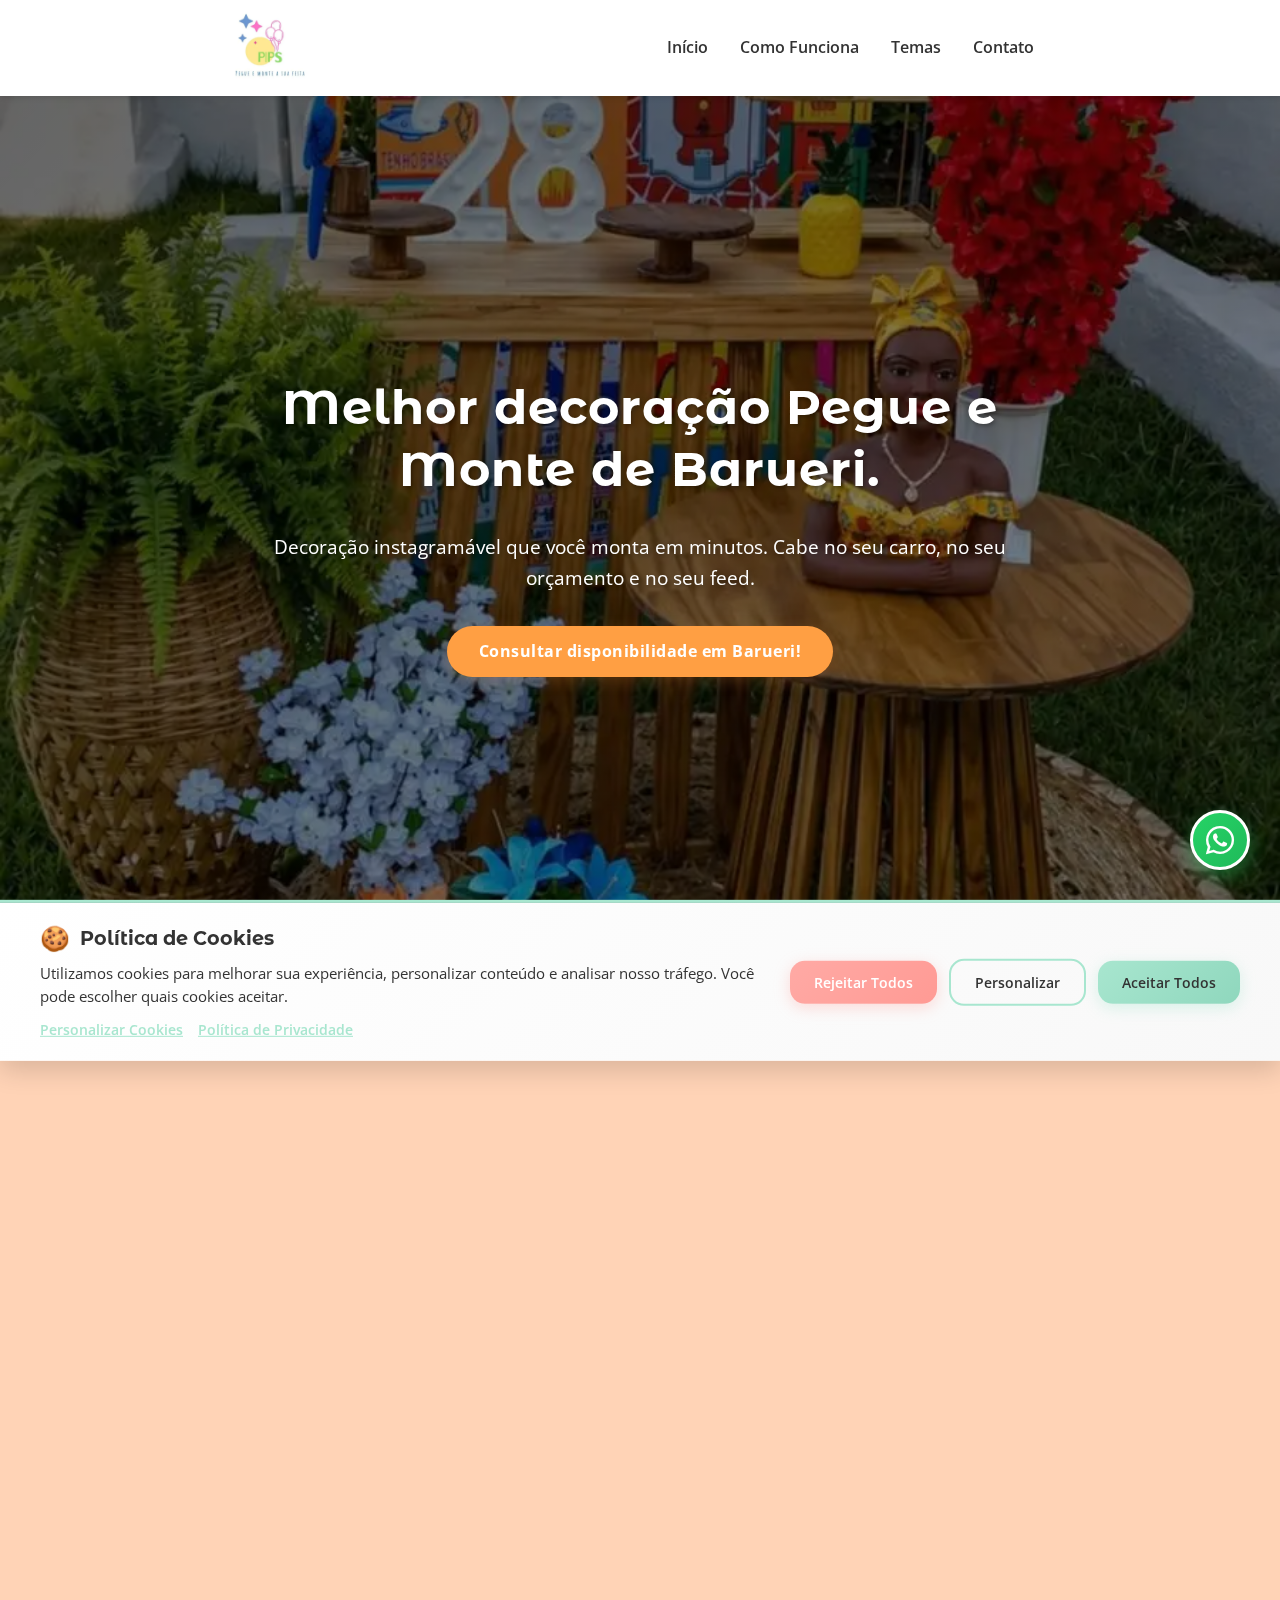
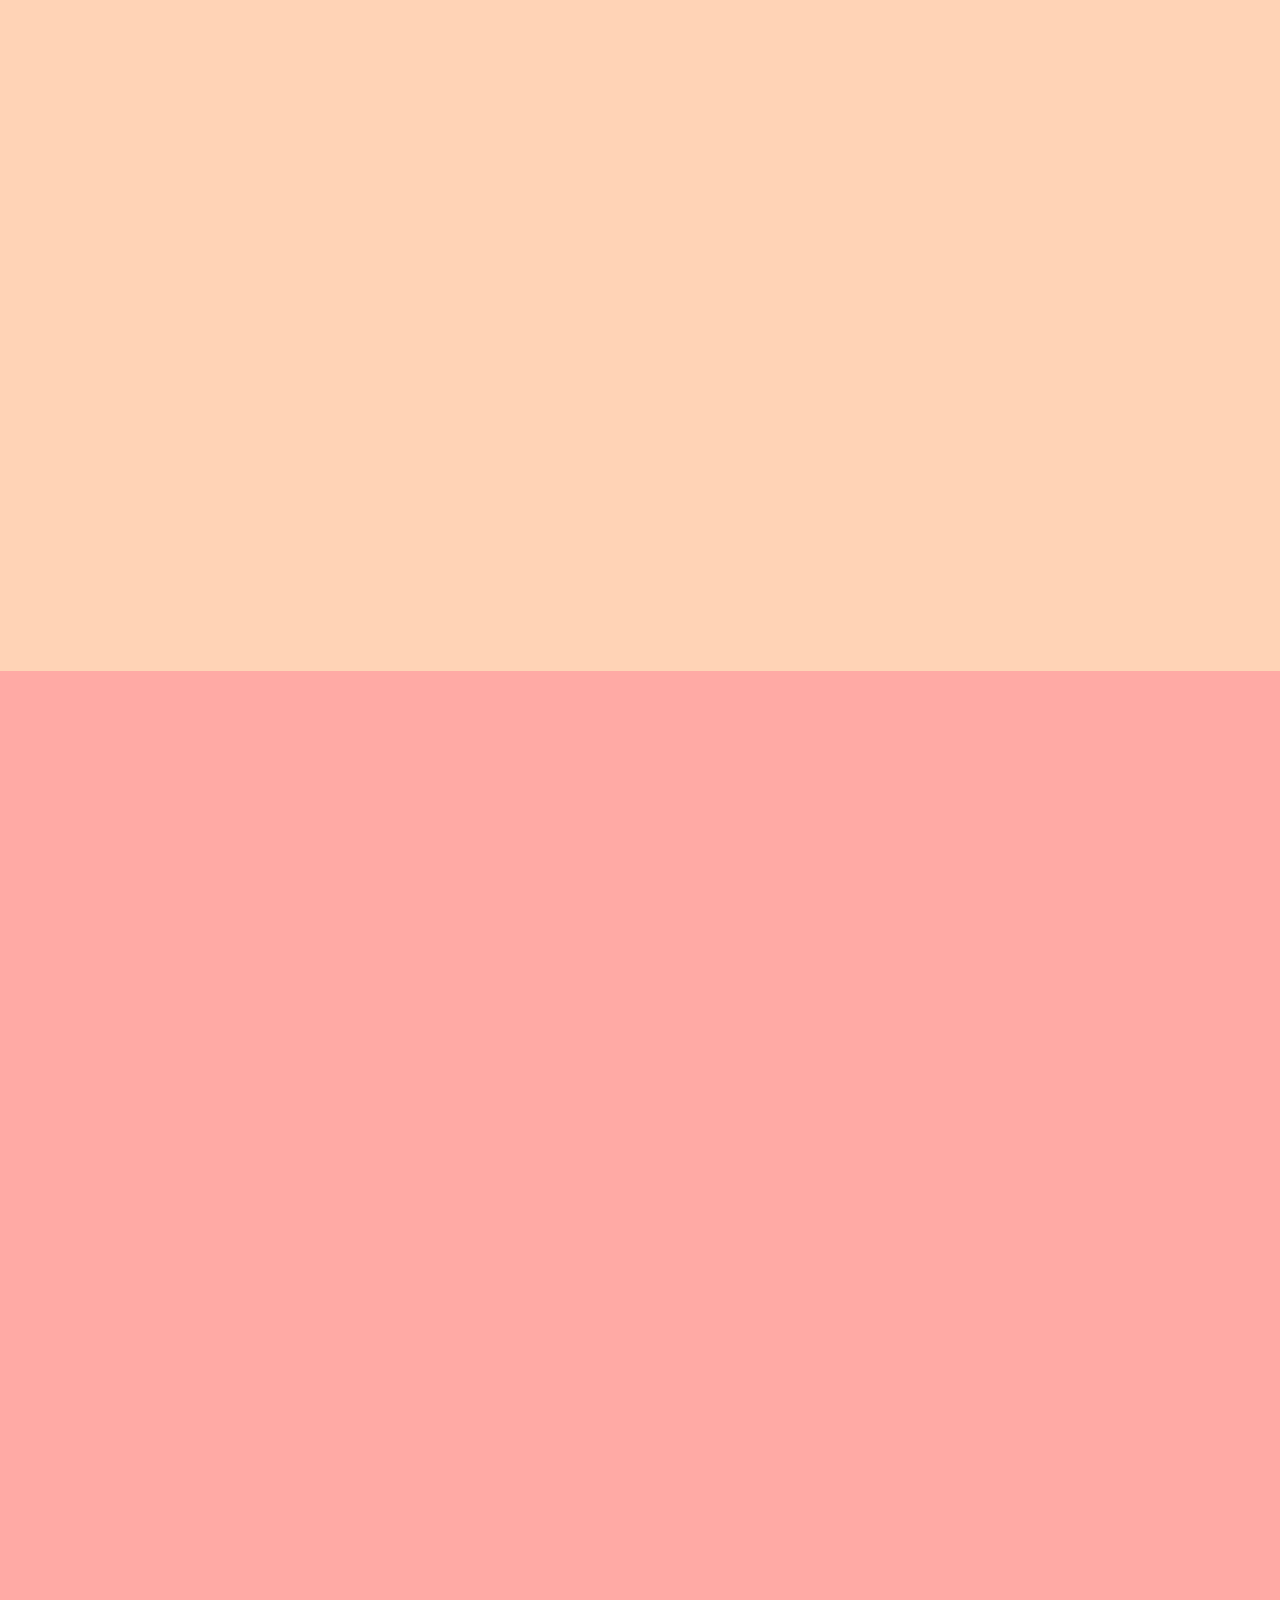
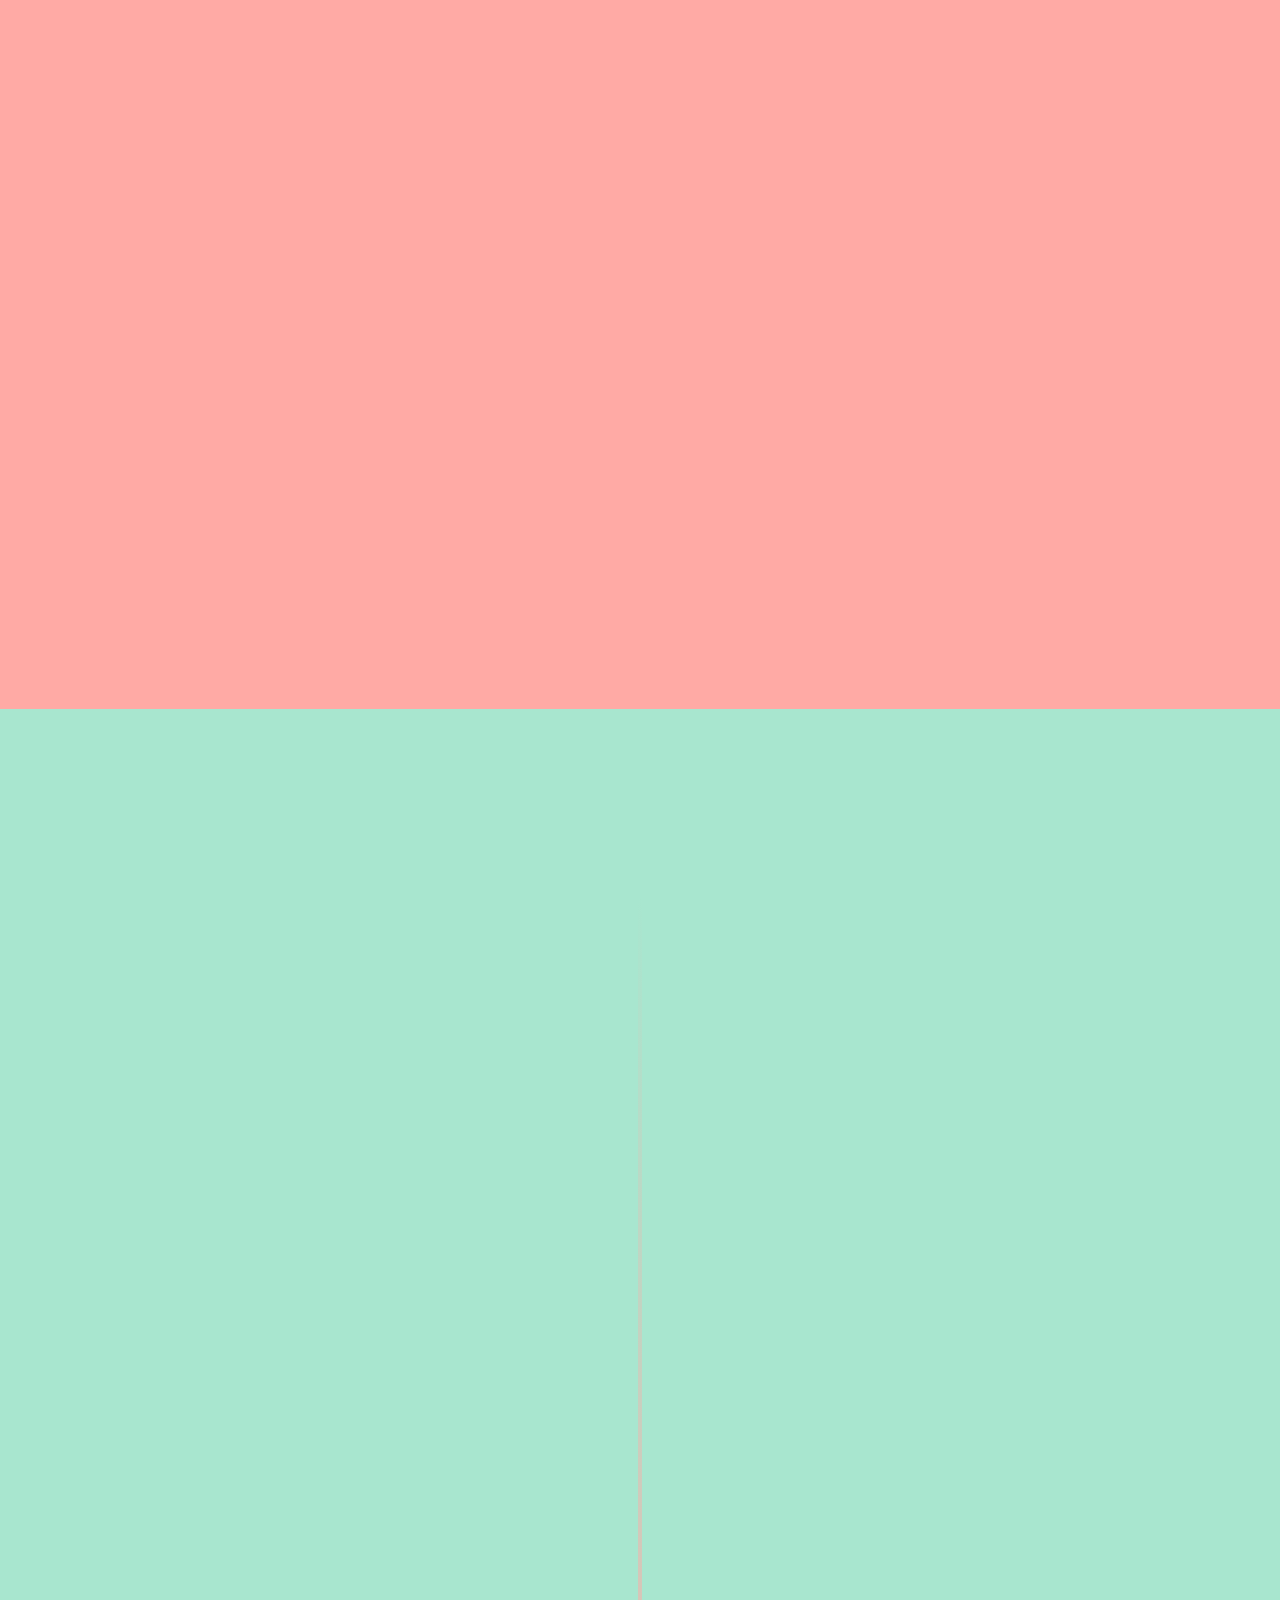
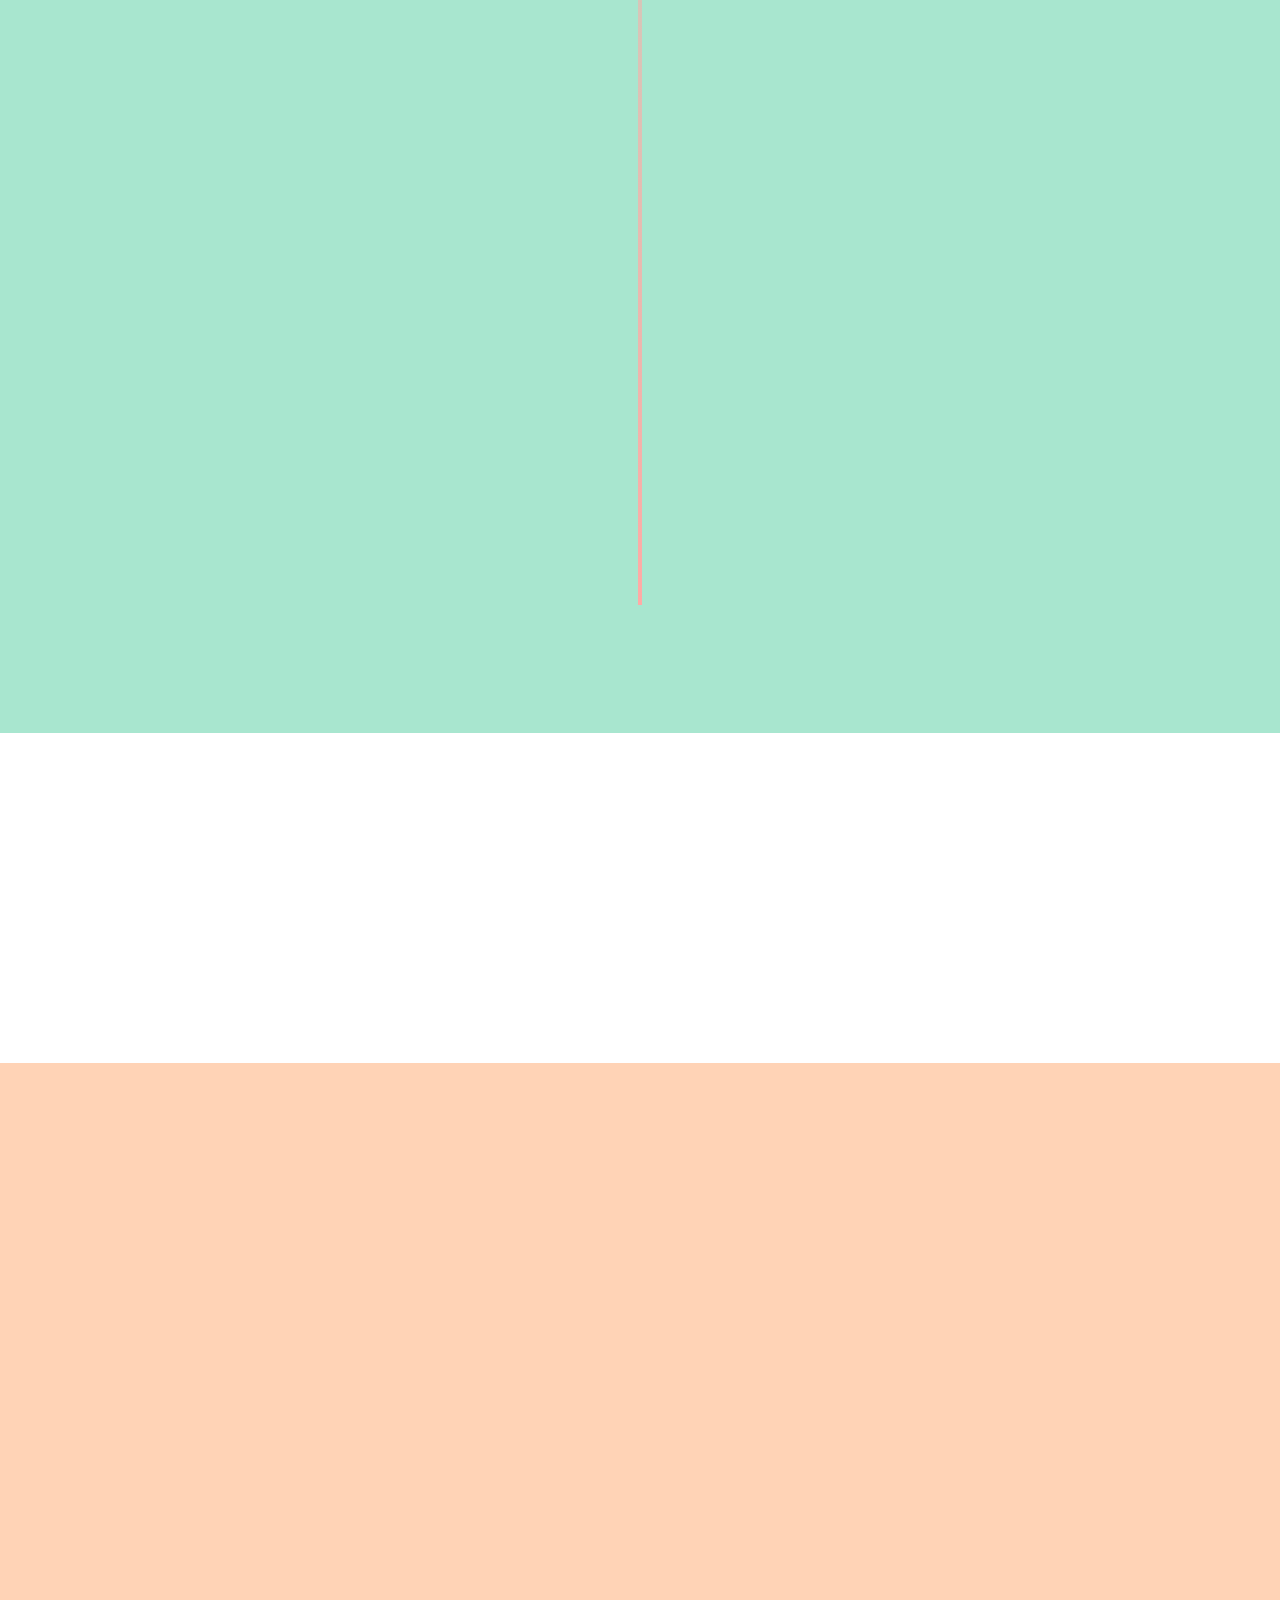
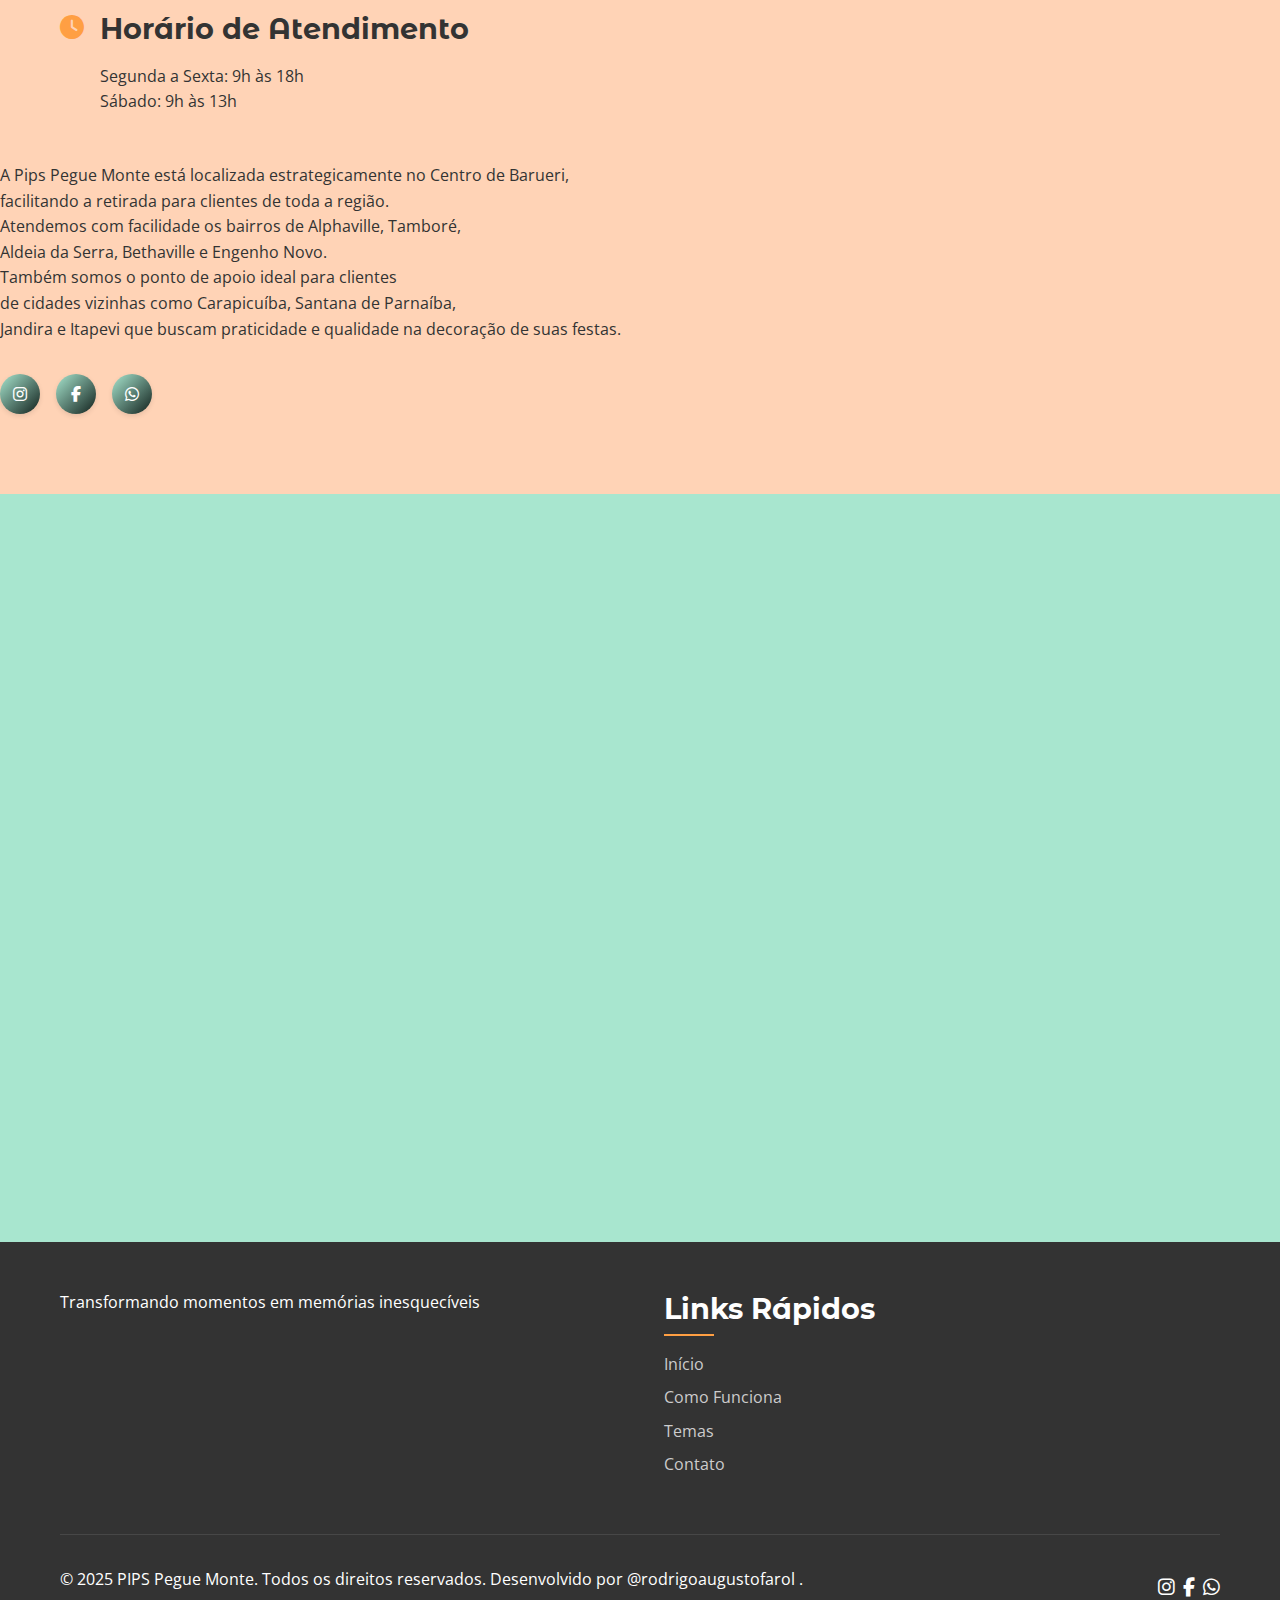
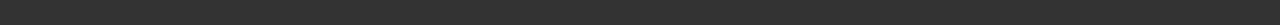
<file: index.html>
<!DOCTYPE html>
<html lang="pt-BR">
<head>
<!-- Google Tag Manager -->
<script>(function(w,d,s,l,i){w[l]=w[l]||[];w[l].push({'gtm.start':
new Date().getTime(),event:'gtm.js'});var f=d.getElementsByTagName(s)[0],
j=d.createElement(s),dl=l!='dataLayer'?'&l='+l:'';j.async=true;j.src=
'https://www.googletagmanager.com/gtm.js?id='+i+dl;f.parentNode.insertBefore(j,f);
})(window,document,'script','dataLayer','GTM-5XRK89D6');</script>
<!-- End Google Tag Manager --> 

<!-- Google tag (gtag.js) event - delayed navigation helper -->
<script>
  // Helper function to delay opening a URL until a gtag event is sent.
  // Call it in response to an action that should navigate to a URL.
  function gtagSendEvent(url) {
    var callback = function () {
      if (typeof url === 'string') {
        window.location = url;
      }
    };
    gtag('event', 'page_view', {
      'event_callback': callback,
      'event_timeout': 2000,
      // <event_parameters>
    });
    return false;
  }
</script>
       
       
    <meta name="viewport" content="width=device-width, initial-scale=1.0">
    <title>PIPS Pegue Monte - Decoração para Festas</title>
    <meta name="description" content="Kits pegue e monte para decoração de festas infantis e eventos. Praticidade e personalização ao seu alcance.">
<link rel="icon" type="image/webp" href="images/favicon.webp">
<script type="application/ld+json">
{
  "@context": "https://schema.org",
  "@type": ["LocalBusiness", "PartySupplyStore", "EventPlanner"],
  "@id": "https://pipspeguemonte.com.br/#identity",
  "name": "Pips Pegue e Monte Sua Festa – Retirada e Devolução",
  "description": "Aluguel de Decoração de Festa em Barueri no formato Kit Pegue e Monte. Kits completos para aniversário infantil, adulto e eventos em Alphaville, Cajamar e região.",
  "image": "https://pipspeguemonte.com.br/images/gif%20pips.webp",
  "url": "https://pipspeguemonte.com.br/",
  "telephone": "+55-11-96309-8096",
  "address": {
    "@type": "PostalAddress",
    "streetAddress": "Rua Sargento de Paula, 247 - Vila Sargento de Paula",
    "addressLocality": "Barueri",
    "addressRegion": "SP",
    "postalCode": "06404-010",
    "addressCountry": "BR"
  },
  "geo": {
    "@type": "GeoCoordinates",
    "latitude": -23.5042, 
    "longitude": -46.8785
  },
  "openingHoursSpecification": [
    {
      "@type": "OpeningHoursSpecification",
      "dayOfWeek": ["Monday", "Tuesday", "Wednesday", "Thursday", "Saturday"],
      "opens": "09:00",
      "closes": "20:00"
    },
    {
      "@type": "OpeningHoursSpecification",
      "dayOfWeek": "Friday",
      "opens": "09:00",
      "closes": "22:00"
    },
    {
      "@type": "OpeningHoursSpecification",
      "dayOfWeek": "Sunday",
      "opens": "09:00",
      "closes": "17:00"
    }
  ],
  "areaServed": [
    {"@type": "City", "name": "Barueri"},
    {"@type": "City", "name": "Alphaville"},
    {"@type": "City", "name": "Cajamar"},
    {"@type": "City", "name": "Santana de Parnaíba"},
    {"@type": "City", "name": "Osasco"},
    {"@type": "City", "name": "Jandira"}
  ],
  "sameAs": [
    "https://www.instagram.com/pips.peguemonte/",
    "https://www.facebook.com/profile.php?id=61577691561011",
    "https://wa.me/5511963098096"
  ]
}
</script>
    
    <!-- Fontes -->
    <link rel="preconnect" href="https://fonts.googleapis.com">
    <link rel="preconnect" href="https://fonts.gstatic.com" crossorigin>
    <link href="https://fonts.googleapis.com/css2?family=Montserrat+Alternates:wght@400;600;700&family=Open+Sans:wght@400;500;600&family=Pacifico&display=swap" rel="stylesheet">
    
    <!-- Font Awesome -->
    <link rel="stylesheet" href="https://cdnjs.cloudflare.com/ajax/libs/font-awesome/6.4.0/css/all.min.css">
    
    <!-- AOS - Animate on Scroll -->
    <link rel="stylesheet" href="https://unpkg.com/aos@next/dist/aos.css" />
    
    <!-- CSS Otimizado -->
    <link rel="stylesheet" href="css/styles.css">
    <link rel="stylesheet" href="css/animations.css">
    
    <!-- Sistema de Cookies LGPD -->
    <link rel="stylesheet" href="css/cookies-lgpd.css">
</head>
<body>
       <!-- Google Tag Manager (noscript) -->
<noscript><iframe src="https://www.googletagmanager.com/ns.html?id=GTM-5XRK89D6"
height="0" width="0" style="display:none;visibility:hidden"></iframe></noscript>
<!-- End Google Tag Manager (noscript) -->
    <a href="whatsapp-conversion.html" class="whatsapp-float" target="_self" title="Fale conosco no WhatsApp">
    <i class="fab fa-whatsapp"></i>
</a>
    <!-- Header -->
    <header class="header">
        <div class="container">
            <div class="logo">
                <img src="images/logo.webp" alt="PIPS Pegue Monte Logo" class="logo-img">
            </div>
            <nav class="main-nav">
                <button class="menu-toggle" aria-label="Menu">
                    <i class="fas fa-bars"></i>
                </button>
                <ul class="nav-list">
                    <li><a href="#inicio" class="nav-link">Início</a></li>
                    <li><a href="#como-funciona" class="nav-link">Como Funciona</a></li>
                    <li><a href="#temas" class="nav-link">Temas</a></li>
                    <li><a href="#contato" class="nav-link">Contato</a></li>
                </ul>
            </nav>
        </div>
    </header>

    <!-- Hero Section com Overlay Melhorado -->
    <section id="inicio" class="hero">
        <div class="container">
            <div class="hero-content">
                <h1 data-aos="fade-up">Melhor decoração Pegue e Monte de Barueri. </h1>
                <p data-aos="fade-up" data-aos-delay="100">Decoração instagramável que você monta em minutos. Cabe no seu carro, no seu orçamento e no seu feed.</p>
                <a href="#contato" class="btn btn-primary" data-aos="fade-up" data-aos-delay="200">Consultar disponibilidade em Barueri!</a>
            </div>
        </div>
        <div class="hero-overlay"></div>
        <style>
            .hero {
                background-image: url('images/hero.webp');
            }
        </style>
    </section>

    <!-- Conceito Section -->
    <section class="conceito">
        <div class="container">
            <h2 class="section-title" data-aos="fade-up">O que é Pegue e Monte?</h2>
            <div class="conceito-content">
                <div class="conceito-text" data-aos="fade-right">
                    <p>O <strong>Pegue e Monte</strong> é um serviço que oferece kits completos de decoração para festas, permitindo que você mesmo monte uma decoração profissional sem complicações.</p>
                    <p>Você escolhe o tema, personaliza os detalhes e recebe tudo pronto para montar, <strong>economizando tempo e dinheiro</strong> sem abrir mão da <strong>qualidade</strong>.</p>
                </div>
                <div class="conceito-steps" data-aos="fade-left">
                    <div class="step">
                        <div class="step-icon">
                            <i class="fas fa-palette"></i>
                        </div>
                        <h3>Escolha seu tema preferido</h3>
                        <p>Selecione o tema perfeito para sua festa. Um contrato simples garante sua reserva. O pagamento será feito na retirada do kit.</p>
                    </div>
                    <div class="step">
                        <div class="step-icon">
                            <i class="fas fa-box-open"></i>
                        </div>
                        <h3>Agende a Retirada</h3>
                        <p>Retire o kit completo e organizado. Estamos no Centro de Barueri - SP</p>
                    </div>
                    <div class="step">
                        <div class="step-icon">
                            <i class="fas fa-magic"></i>
                        </div>
                        <h3>Monte</h3>
                        <p>Monte facilmente seguindo nossas instruções. Prestamos suporte via whatsapp.</p>
                    </div>
                    <div class="step">
                        <div class="step-icon">
                            <i class="fas fa-heart"></i>
                        </div>
                        <h3>Celebre</h3>
                        <p>Aproveite sua festa com tranquilidade e aproveite um ambiente super instagramável para registrar suas memórias!</p>
                    </div>
                    <div class="step">
                        <div class="step-icon">
                            <i class="fas fa-undo-alt"></i>
                        </div>
                        <h3>Faça a Entrega</h3>
                        <p>Período de até <strong>TRÊS dias úteis após sua festa.</strong> </p>
                    </div>
                </div>
            </div>
        </div>
    </section>

    <!-- Kits Populares Section com Padronização -->
    <section id="temas" class="kits-populares">
        <div class="container">
            <h2 class="section-title" data-aos="fade-up">Nossos Temas Mais Procurados</h2>
            <div class="kits-grid">
                <div class="kit-card" data-aos="fade-up">
                    <div class="kit-image">
                        <img src="images/pool-party.webp" alt="Kit Mais Buscados">
                    </div>
                    <div class="kit-info">
                        <h3>Kits Mais procurados</h3>
                        <p>De Pool Party, Capivara ou Wandinha aqui você encontra o seu tema preferido! Consulte e faça sua escolha!</p>
                    </div>
                </div>
                <div class="kit-card" data-aos="fade-up" data-aos-delay="100">
                    <div class="kit-image">
                        <img src="images/junina.webp" alt="Kit Festas de Época">
                    </div>
                    <div class="kit-info">
                        <h3>Kit Festas de Época</h3>
                        <p>Decoração encantada para Natal, Festas Juninas, Ano Novo e mais!</p>
                    </div>
                </div>
                <div class="kit-card" data-aos="fade-up" data-aos-delay="200">
                    <div class="kit-image">
                        <img src="images/snoopy.webp" alt="Kit Aniversário Infantil">
                    </div>
                    <div class="kit-info">
                        <h3>Kit Aniversário Infantil</h3>
                        <p>Desde o chá revelação a celebração do New Born, batizado, passando pela primeira volta em torno do sol, Safari ou Floresta Encantada. Temos Kits Higienizados para Mamães exigentes.</p>
                    </div>
                </div>
                <div class="kit-card" data-aos="fade-up" data-aos-delay="300">
                    <div class="kit-image">
                        <img src="images/decoracao_cha_de_cozinha_boho_chic_adulto_pips_pegue_monte_barueri_alphaville_bethaville_cajamar_aldeia_da_serra.webp" alt="Momentos de Conquista">
                    </div>
                    <div class="kit-info">
                        <h3>Aniversários Adulto e Celebrações</h3>
                        <p>Do Aniversário cheio de Energia ao  Chá de Cozinha, Open House, Casamento Minimalista  e Bodas. Celebre com qualidade e segurança.</p>
                    </div>
                </div>
                 <div class="kit-card" data-aos="fade-up" data-aos-delay="400">
                    <div class="kit-image">
                        <iframe 
                            width="100%" 
                            height="315" 
                            src="https://www.youtube.com/embed/TwDD1BnEb1c" 
                            title="YouTube video player" 
                            frameborder="0" 
                            allow="accelerometer; autoplay; clipboard-write; encrypted-media; gyroscope; picture-in-picture; web-share" 
                            allowfullscreen>
                        </iframe>
                    </div>
                    <div class="kit-info">
                        <h3>Tutorial de Montagem!</h3>
                        <p>Veja como é prático e rápido montar sua festa!</p>
                    </div>
                </div><div class="kit-card" data-aos="fade-up" data-aos-delay="400">
                    <div class="kit-image">
                        <iframe 
                            width="100%" 
                            height="315" 
                            src="https://www.youtube.com/embed/0sdsEZ3lff4" 
                            title="YouTube video player" 
                            frameborder="0" 
                            allow="accelerometer; autoplay; clipboard-write; encrypted-media; gyroscope; picture-in-picture; web-share" 
                            allowfullscreen>
                        </iframe>
                    </div>
                    <div class="kit-info">
                        <h3>Kits pensados para caber no seu carro!</h3>
                        <p>Seu kit e arco de balões viajam com toda segurança!</p>
                    </div>
                </div>
            </div>
            <div class="center-btn" data-aos="fade-up">
                <a href="#contato" class="btn btn-primary">Saiba Mais! Entre em Contato!</a>
            </div>
        </div>
    </section>

    <!-- Como Funciona Section -->
    <section id="como-funciona" class="como-funciona">
        <div class="container">
            <h2 class="section-title" data-aos="fade-up">Como Funciona</h2>
            <div class="timeline">
                <div class="timeline-item" data-aos="fade-right">
                    <div class="timeline-number">1</div>
                    <div class="timeline-content">
                        <h3>Escolha seu tema</h3>
                        <p>Navegue por nossa galeria de temas aqui ou no Instagram. Entre em contato e conte sua ideia personalizada.</p>
                    </div>
                </div>
                <div class="timeline-item" data-aos="fade-left">
                    <div class="timeline-number">2</div>
                    <div class="timeline-content">
                        <h3>Personalize</h3>
                        <p>Adicione acessórios, escolha cores e personalize detalhes.</p>
                    </div>
                </div>
                <div class="timeline-item" data-aos="fade-right">
                    <div class="timeline-number">3</div>
                    <div class="timeline-content">
                        <h3>Reserve e agende a retirada</h3>
                        <p>Garanta a disponibilidade do Kit! Escolha a data para retirar seu kit completo e organizado sem problemas!</p>
                    </div>
                </div>
                <div class="timeline-item" data-aos="fade-left">
                    <div class="timeline-number">4</div>
                    <div class="timeline-content">
                        <h3>Monte e celebre</h3>
                        <p>Siga nossas instruções simples e monte uma decoração profissional instagramável e inesquecível!</p>
                    </div>
                </div>
                <div class="timeline-item" data-aos="fade-right">
                    <div class="timeline-number">5</div>
                    <div class="timeline-content">
                        <h3>Devolução</h3>
                        <p>Após a festa, devolva os itens conforme combinado (para kits de aluguel).</p>
                    </div>
                </div>
            </div>
        </div>
    </section>

    <!-- Avaliações Section com Widget Visual -->
    <section id="avaliacoes" style="text-align: center; padding: 40px 0;">
        <div class="container">
            <h2 class="section-title" data-aos="fade-up">Avaliações de Clientes</h2>
            
            <!-- Widget de Estrelas -->
            <div class="rating-stars" data-aos="fade-up">
                <span class="star"><i class="fas fa-star"></i></span>
                <span class="star"><i class="fas fa-star"></i></span>
                <span class="star"><i class="fas fa-star"></i></span>
                <span class="star"><i class="fas fa-star"></i></span>
                <span class="star"><i class="fas fa-star"></i></span>
                <span class="rating-text">5.0 - Excelente</span>
            </div>

            <p data-aos="fade-up" data-aos-delay="100" style="margin-bottom: 20px;">
                <a href="https://www.google.com/search?q=pips+pegue+e+monte+sua+festa+%E2%80%93+retirada+e+devolu%C3%A7%C3%A3o+fotos&oq=pips&gs_lcrp=EgZjaHJvbWUqBggDECMYJzIGCAAQRRg8Mg8IARBFGDkYgwEYsQMYgAQyDAgCECMYJxiABBiKBTIGCAMQIxgnMgcIBBAAGIAEMgcIBRAAGIAEMgcIBhAAGIAEMgYIBxBFGDzSAQgxOTI3ajBqN6gCALACAA&sourceid=chrome&ie=UTF-8#lrd=0x94cf03a85dfac5d3:0xc0bacafe3a2e776a,1,,,," target="_blank" rel="noopener" style="display: inline-block; padding: 12px 24px; background-color: #4285F4; color: white; font-size: 16px; border-radius: 6px; text-decoration: none; font-weight: 600; transition: all 0.3s ease;">
                    Ver Avaliações no Google
                </a>
            </p>
            
            <!-- Elfsight Google Reviews -->
            <script src="https://static.elfsight.com/platform/platform.js" async></script>
            <div class="elfsight-app-f65815b0-88d4-4e7b-b820-54bf4193c944" data-elfsight-app-lazy></div>
        </div>
    </section>

    <!-- Contato Section -->
    <section id="contato" class="contato">
        <div class="container">
            <h2 class="section-title" data-aos="fade-up">Entre em Contato</h2>
            <div class="contato-content">
                <div class="contato-info" data-aos="fade-right">
                    <div class="contato-item">
                        <i class="fas fa-map-marker-alt"></i>
                        <div>
                            <h3>Endereço</h3>
                            <p>Rua Sargento José de Paula, 247 - Barueri, SP</p>
                            <button onclick="copiarEndereco()" style="margin-top: 10px; padding: 8px 16px; background-color: #ff9f43; color: white; border: none; border-radius: 5px; cursor: pointer; font-weight: 600; transition: all 0.3s ease;">
                                Copiar Endereço
                            </button>
                        </div>
                        
                    </div>
                    <div>
                            <iframe src="https://www.google.com/maps/embed?pb=!1m18!1m12!1m3!1d3658.668958462136!2d-46.871927!3d-23.508430399999998!2m3!1f0!2f0!3f0!3m2!1i1024!2i768!4f13.1!3m3!1m2!1s0x94cf03a85dfac5d3%3A0xc0bacafe3a2e776a!2sPips%20Pegue%20e%20Monte%20Sua%20Festa%20%E2%80%93%20Retirada%20e%20Devolu%C3%A7%C3%A3o!5e0!3m2!1spt-BR!2sbr!4v1769376761626!5m2!1spt-BR!2sbr" width="80%" height="60%" style="border:0;" allowfullscreen="yes" loading="lazy" referrerpolicy="no-referrer-when-downgrade"></iframe>
                        </div>
                        </div>
                                 
                    </div>
                    <div class="contato-item">
                        <i class="fas fa-clock"></i>
                        <div>
                            <h3>Horário de Atendimento</h3>
                            <p>Segunda a Sexta: 9h às 18h<br>Sábado: 9h às 13h</p>
                        </div>
                       </div>
                    </div> 
                    <div>
                            <p>A Pips Pegue Monte está localizada estrategicamente no Centro de Barueri,<br>
                                facilitando a retirada para clientes de toda a região.<br>
                                Atendemos com facilidade os bairros de Alphaville, Tamboré,<br>
                                Aldeia da Serra, Bethaville e Engenho Novo.<br>
                                Também somos o ponto de apoio ideal para clientes<br>
                                de cidades vizinhas como Carapicuíba, Santana de Parnaíba,<br>
                                Jandira e Itapevi que buscam praticidade e qualidade na decoração de suas festas.
                            </p>
                    </div>
                    <div class="social-links">
                        <a href="https://www.instagram.com/pips.peguemonte/" target="_blank" rel="noopener" title="Instagram"><i class="fab fa-instagram"></i></a>
                        <a href="https://www.facebook.com/people/Pips-Pegue-e-Monte-sua-festa/61577691561011/" target="_blank" rel="noopener" title="Facebook"><i class="fab fa-facebook-f"></i></a>
                        <a href="whatsapp-conversion.html" target="_blank" rel="noopener" title="Whatsapp"><i class="fab fa-whatsapp"></i></a>
                    </div>
                </div>
                
                
            </div>
        </div>
    </section>

    <!-- Instagram Feed Section -->
    <section class="instagram-feed">
        <div class="container">
            <h2 class="section-title" data-aos="fade-up">Siga-nos no Instagram</h2>
            <p class="section-subtitle" data-aos="fade-up">@pips.peguemonte</p>
            <div class="instagram-grid" data-aos="fade-up">
                <a href="https://www.instagram.com/pips.peguemonte/" target="_blank" rel="noopener" class="insta-item">
                    <img src="images/chapeuzinho.webp" alt="Instagram Post - Chapéuzinho Vermelho">
                    <div class="insta-overlay">
                        <i class="fab fa-instagram"></i>
                    </div>
                </a>
                <a href="https://www.instagram.com/pips.peguemonte/" target="_blank" rel="noopener" class="insta-item">
                    <img src="images/decoracao_aniversario_adulto_pips_pegue_monte_barueri_alphaville_bethaville_cajamar_aldeia_da_serra.webp" alt="Instagram Post - Stitch">
                    <div class="insta-overlay">
                        <i class="fab fa-instagram"></i>
                    </div>
                </a>
                <a href="https://www.instagram.com/pips.peguemonte/" target="_blank" rel="noopener" class="insta-item">
                    <img src="images/chabebeazul.webp" alt="Instagram Post - Cha de bebe">
                    <div class="insta-overlay">
                        <i class="fab fa-instagram"></i>
                    </div>
                </a>
                <a href="https://www.instagram.com/pips.peguemonte/" target="_blank" rel="noopener" class="insta-item">
                    <img src="images/bodas_de_ouro_cajamar_polvilho_jordanesia_alphaville_bethaville_pips.webp" alt="Instagram Post - Prateado">
                    <div class="insta-overlay">
                        <i class="fab fa-instagram"></i>
                    </div>
                </a>
                <a href="https://www.instagram.com/pips.peguemonte/" target="_blank" rel="noopener" class="insta-item">
                    <img src="images/futebol.webp" alt="Instagram Post - Futebol">
                    <div class="insta-overlay">
                        <i class="fab fa-instagram"></i>
                    </div>
                </a>
                <a href="https://www.instagram.com/pips.peguemonte/" target="_blank" rel="noopener" class="insta-item">
                    <img src="images/aniversario-cajamar-alphaville-bethaville-grennvilee-barueri-pips-pegue-monte1.webp" alt="Instagram Post - Pool Party">
                    <div class="insta-overlay">
                        <i class="fab fa-instagram"></i>
                    </div>
                </a>
            </div>
        </div>
    </section>

    <!-- Footer -->
    <footer class="footer">
        <div class="container">
            <div class="footer-content">
                <div class="footer-logo">
                    
                    <p>Transformando momentos em memórias inesquecíveis</p>
                </div>
                <div class="footer-links">
                    <h3>Links Rápidos</h3>
                    <ul>
                        <li><a href="#inicio">Início</a></li>
                        <li><a href="#como-funciona">Como Funciona</a></li>
                        <li><a href="#temas">Temas</a></li>
                        <li><a href="#contato">Contato</a></li>
                    </ul>
                </div>
            </div>
            <div class="footer-bottom">
                <p>&copy; 2025 PIPS Pegue Monte. Todos os direitos reservados. Desenvolvido por @rodrigoaugustofarol .</p>
                <div class="footer-social">
                    <a href="https://www.instagram.com/pips.peguemonte/" target="_blank" rel="noopener" title="Instagram"><i class="fab fa-instagram"></i></a>
                    <a href="https://www.facebook.com/people/Pips-Pegue-e-Monte-sua-festa/61577691561011/" target="_blank" rel="noopener" title="Facebook"><i class="fab fa-facebook-f"></i></a>
                    <a href="whatsapp-conversion.html" target="_blank" rel="noopener" title="WhatsApp"><i class="fab fa-whatsapp"></i></a>
               </div>
            </div>
        </div>
    </footer>

    <!-- AOS Script -->
    <script src="https://unpkg.com/aos@next/dist/aos.js"></script>
    
    <!-- Scripts -->
    <script src="js/script-optimized.js"></script>
    
    <!-- Script de Cópia de Endereço -->
    <script>
        function copiarEndereco() {
            const texto = "Rua Sargento José de Paula, 247 - Barueri, SP";
            navigator.clipboard.writeText(texto).then(function() {
                alert("Endereço copiado com sucesso!");
            }, function(err) {
                alert("Erro ao copiar o endereço.");
            });
        }
    </script>
    
    <!-- Sistema de Cookies LGPD -->
    <script src="js/cookies-lgpd.js"></script>
</body>
</html>
</file>
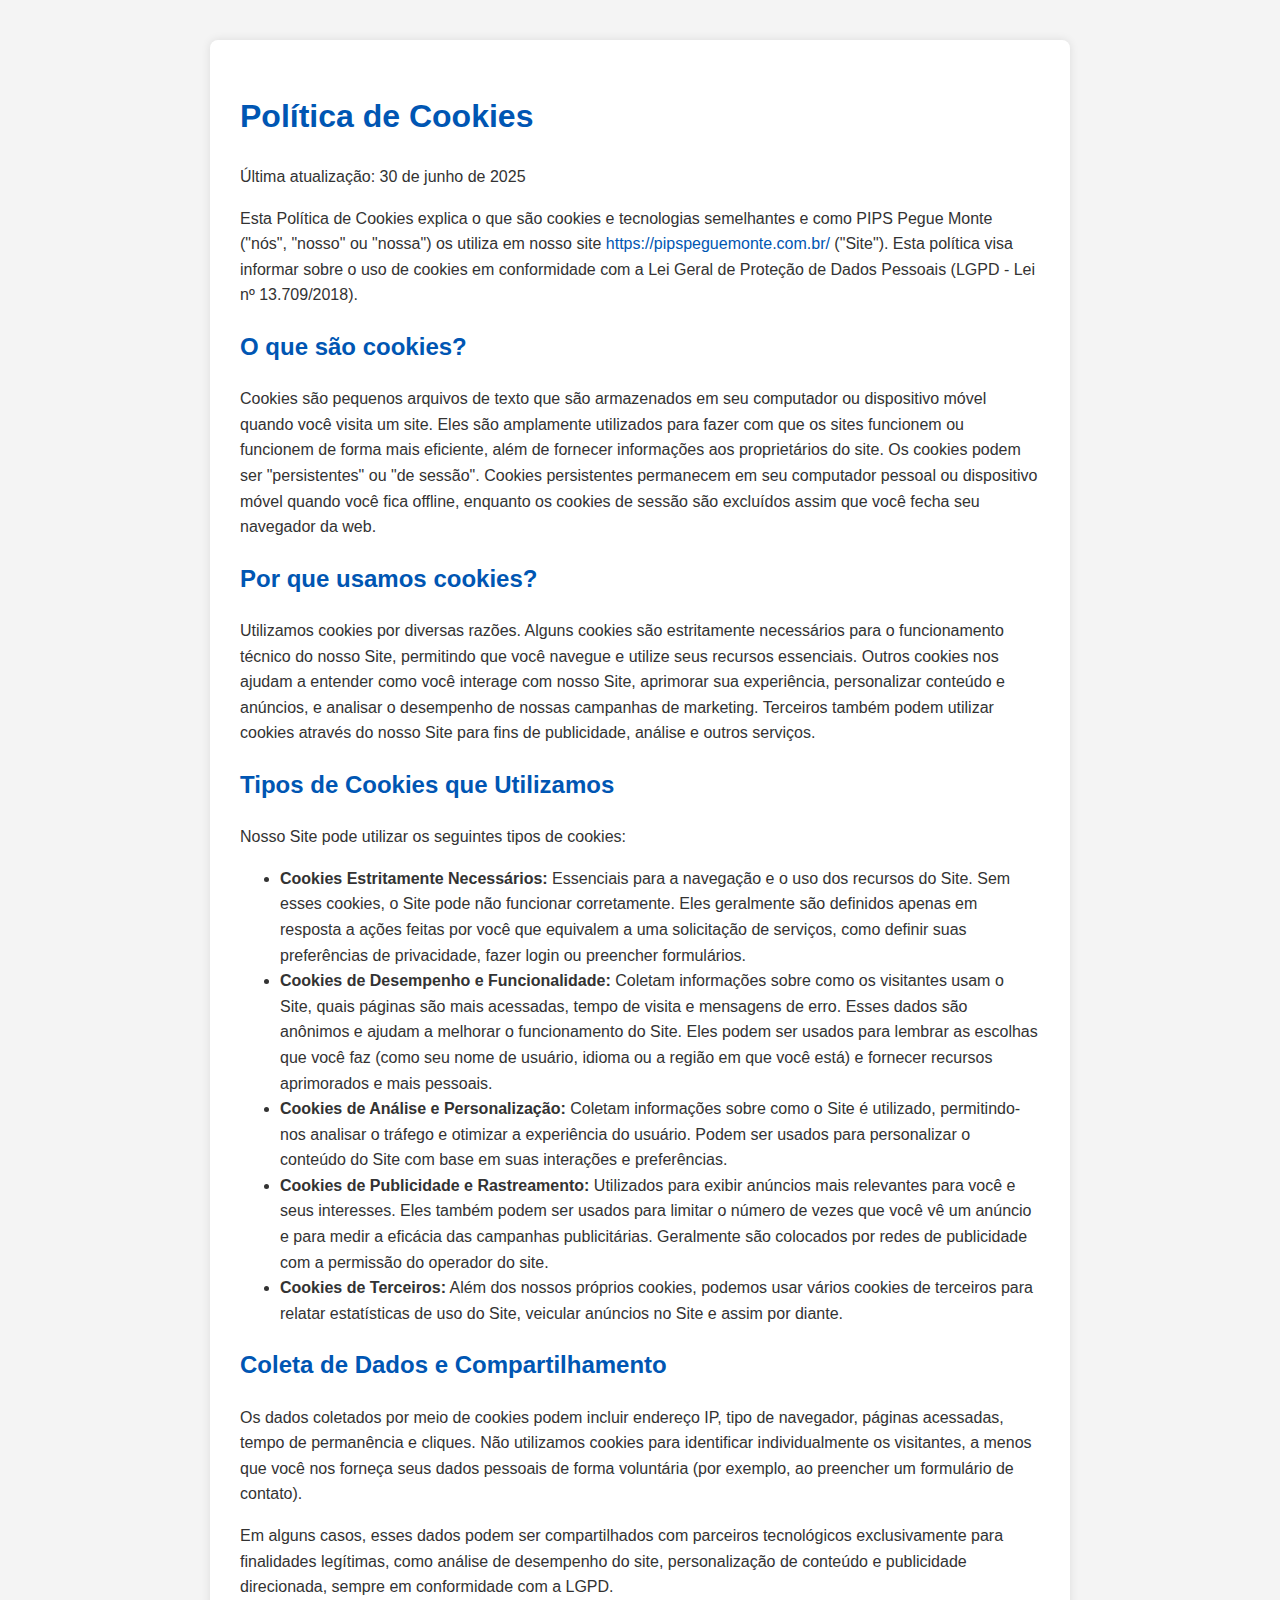
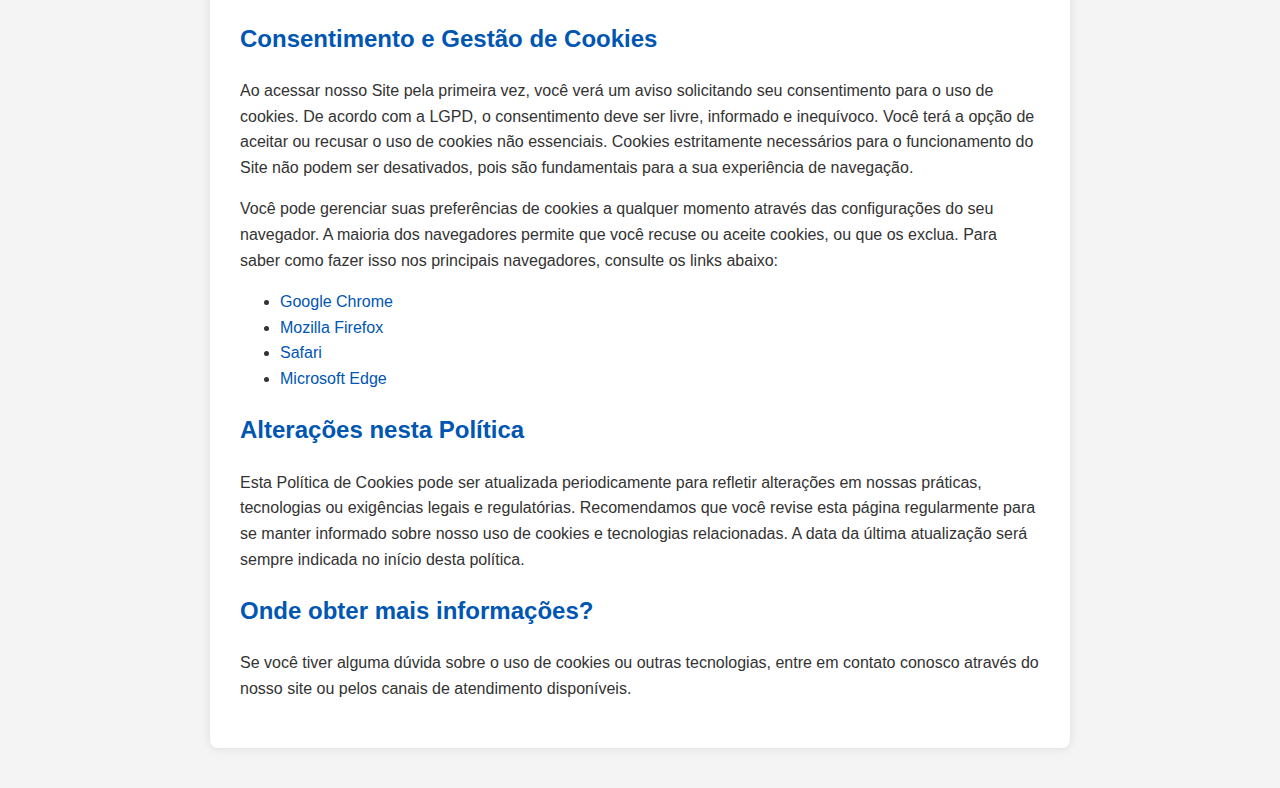
<file: cookies.html>
<!DOCTYPE html>
<html lang="pt-BR">
<head>
    <meta charset="UTF-8">
    <meta name="viewport" content="width=device-width, initial-scale=1.0">
    <title>Política de Cookies - PIPS Pegue Monte</title>
    <style>
        body {
            font-family: Arial, sans-serif;
            line-height: 1.6;
            margin: 20px;
            padding: 20px;
            background-color: #f4f4f4;
            color: #333;
        }
        .container {
            max-width: 800px;
            margin: auto;
            background: #fff;
            padding: 30px;
            border-radius: 8px;
            box-shadow: 0 0 10px rgba(0, 0, 0, 0.1);
        }
        h1, h2 {
            color: #0056b3;
        }
        a {
            color: #0056b3;
            text-decoration: none;
        }
        a:hover {
            text-decoration: underline;
        }
    </style>
</head>
<body>
    <div class="container">
        <h1>Política de Cookies</h1>
        <p>Última atualização: 30 de junho de 2025</p>

        <p>Esta Política de Cookies explica o que são cookies e tecnologias semelhantes e como PIPS Pegue Monte ("nós", "nosso" ou "nossa") os utiliza em nosso site <a href="https://pipspeguemonte.com.br/">https://pipspeguemonte.com.br/</a> ("Site"). Esta política visa informar sobre o uso de cookies em conformidade com a Lei Geral de Proteção de Dados Pessoais (LGPD - Lei nº 13.709/2018).</p>

        <h2>O que são cookies?</h2>
        <p>Cookies são pequenos arquivos de texto que são armazenados em seu computador ou dispositivo móvel quando você visita um site. Eles são amplamente utilizados para fazer com que os sites funcionem ou funcionem de forma mais eficiente, além de fornecer informações aos proprietários do site. Os cookies podem ser "persistentes" ou "de sessão". Cookies persistentes permanecem em seu computador pessoal ou dispositivo móvel quando você fica offline, enquanto os cookies de sessão são excluídos assim que você fecha seu navegador da web.</p>

        <h2>Por que usamos cookies?</h2>
        <p>Utilizamos cookies por diversas razões. Alguns cookies são estritamente necessários para o funcionamento técnico do nosso Site, permitindo que você navegue e utilize seus recursos essenciais. Outros cookies nos ajudam a entender como você interage com nosso Site, aprimorar sua experiência, personalizar conteúdo e anúncios, e analisar o desempenho de nossas campanhas de marketing. Terceiros também podem utilizar cookies através do nosso Site para fins de publicidade, análise e outros serviços.</p>

        <h2>Tipos de Cookies que Utilizamos</h2>
        <p>Nosso Site pode utilizar os seguintes tipos de cookies:</p>
        <ul>
            <li><b>Cookies Estritamente Necessários:</b> Essenciais para a navegação e o uso dos recursos do Site. Sem esses cookies, o Site pode não funcionar corretamente. Eles geralmente são definidos apenas em resposta a ações feitas por você que equivalem a uma solicitação de serviços, como definir suas preferências de privacidade, fazer login ou preencher formulários.</li>
            <li><b>Cookies de Desempenho e Funcionalidade:</b> Coletam informações sobre como os visitantes usam o Site, quais páginas são mais acessadas, tempo de visita e mensagens de erro. Esses dados são anônimos e ajudam a melhorar o funcionamento do Site. Eles podem ser usados para lembrar as escolhas que você faz (como seu nome de usuário, idioma ou a região em que você está) e fornecer recursos aprimorados e mais pessoais.</li>
            <li><b>Cookies de Análise e Personalização:</b> Coletam informações sobre como o Site é utilizado, permitindo-nos analisar o tráfego e otimizar a experiência do usuário. Podem ser usados para personalizar o conteúdo do Site com base em suas interações e preferências.</li>
            <li><b>Cookies de Publicidade e Rastreamento:</b> Utilizados para exibir anúncios mais relevantes para você e seus interesses. Eles também podem ser usados para limitar o número de vezes que você vê um anúncio e para medir a eficácia das campanhas publicitárias. Geralmente são colocados por redes de publicidade com a permissão do operador do site.</li>
            <li><b>Cookies de Terceiros:</b> Além dos nossos próprios cookies, podemos usar vários cookies de terceiros para relatar estatísticas de uso do Site, veicular anúncios no Site e assim por diante.</li>
        </ul>

        <h2>Coleta de Dados e Compartilhamento</h2>
        <p>Os dados coletados por meio de cookies podem incluir endereço IP, tipo de navegador, páginas acessadas, tempo de permanência e cliques. Não utilizamos cookies para identificar individualmente os visitantes, a menos que você nos forneça seus dados pessoais de forma voluntária (por exemplo, ao preencher um formulário de contato).</p>
        <p>Em alguns casos, esses dados podem ser compartilhados com parceiros tecnológicos exclusivamente para finalidades legítimas, como análise de desempenho do site, personalização de conteúdo e publicidade direcionada, sempre em conformidade com a LGPD.</p>

        <h2>Consentimento e Gestão de Cookies</h2>
        <p>Ao acessar nosso Site pela primeira vez, você verá um aviso solicitando seu consentimento para o uso de cookies. De acordo com a LGPD, o consentimento deve ser livre, informado e inequívoco. Você terá a opção de aceitar ou recusar o uso de cookies não essenciais. Cookies estritamente necessários para o funcionamento do Site não podem ser desativados, pois são fundamentais para a sua experiência de navegação.</p>
        <p>Você pode gerenciar suas preferências de cookies a qualquer momento através das configurações do seu navegador. A maioria dos navegadores permite que você recuse ou aceite cookies, ou que os exclua. Para saber como fazer isso nos principais navegadores, consulte os links abaixo:</p>
        <ul>
            <li><a href="https://support.google.com/chrome/answer/95647?hl=pt-BR" target="_blank">Google Chrome</a></li>
            <li><a href="https://support.mozilla.org/pt-BR/kb/ative-e-desative-os-cookies-que-os-sites-usam" target="_blank">Mozilla Firefox</a></li>
            <li><a href="https://support.apple.com/pt-br/guide/safari/sfri11471/mac" target="_blank">Safari</a></li>
            <li><a href="https://support.microsoft.com/pt-br/windows/excluir-e-gerenciar-cookies-1617732d-dce2-949a-0b5c-cd17a63127e9" target="_blank">Microsoft Edge</a></li>
        </ul>

        <h2>Alterações nesta Política</h2>
        <p>Esta Política de Cookies pode ser atualizada periodicamente para refletir alterações em nossas práticas, tecnologias ou exigências legais e regulatórias. Recomendamos que você revise esta página regularmente para se manter informado sobre nosso uso de cookies e tecnologias relacionadas. A data da última atualização será sempre indicada no início desta política.</p>

        <h2>Onde obter mais informações?</h2>
        <p>Se você tiver alguma dúvida sobre o uso de cookies ou outras tecnologias, entre em contato conosco através do nosso site ou pelos canais de atendimento disponíveis.</p>
    </div>
</body>
</html>
</file>
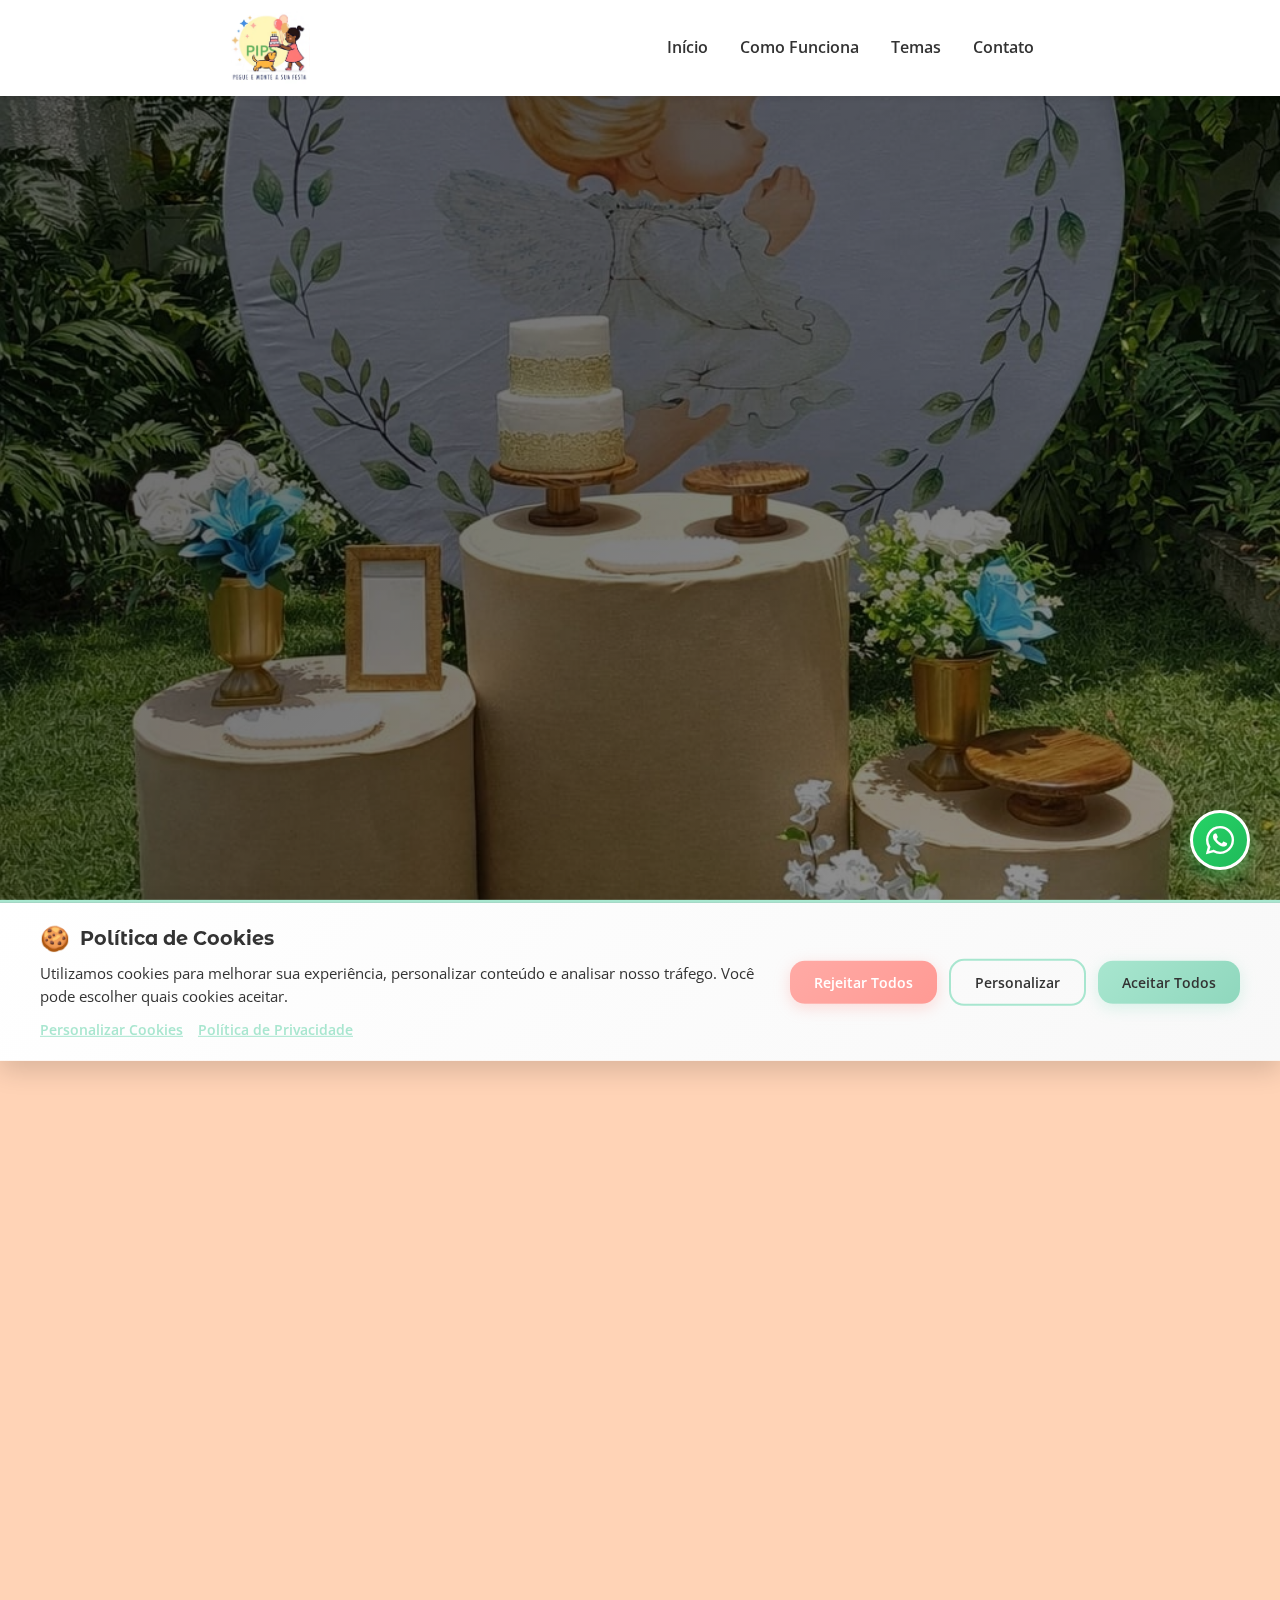
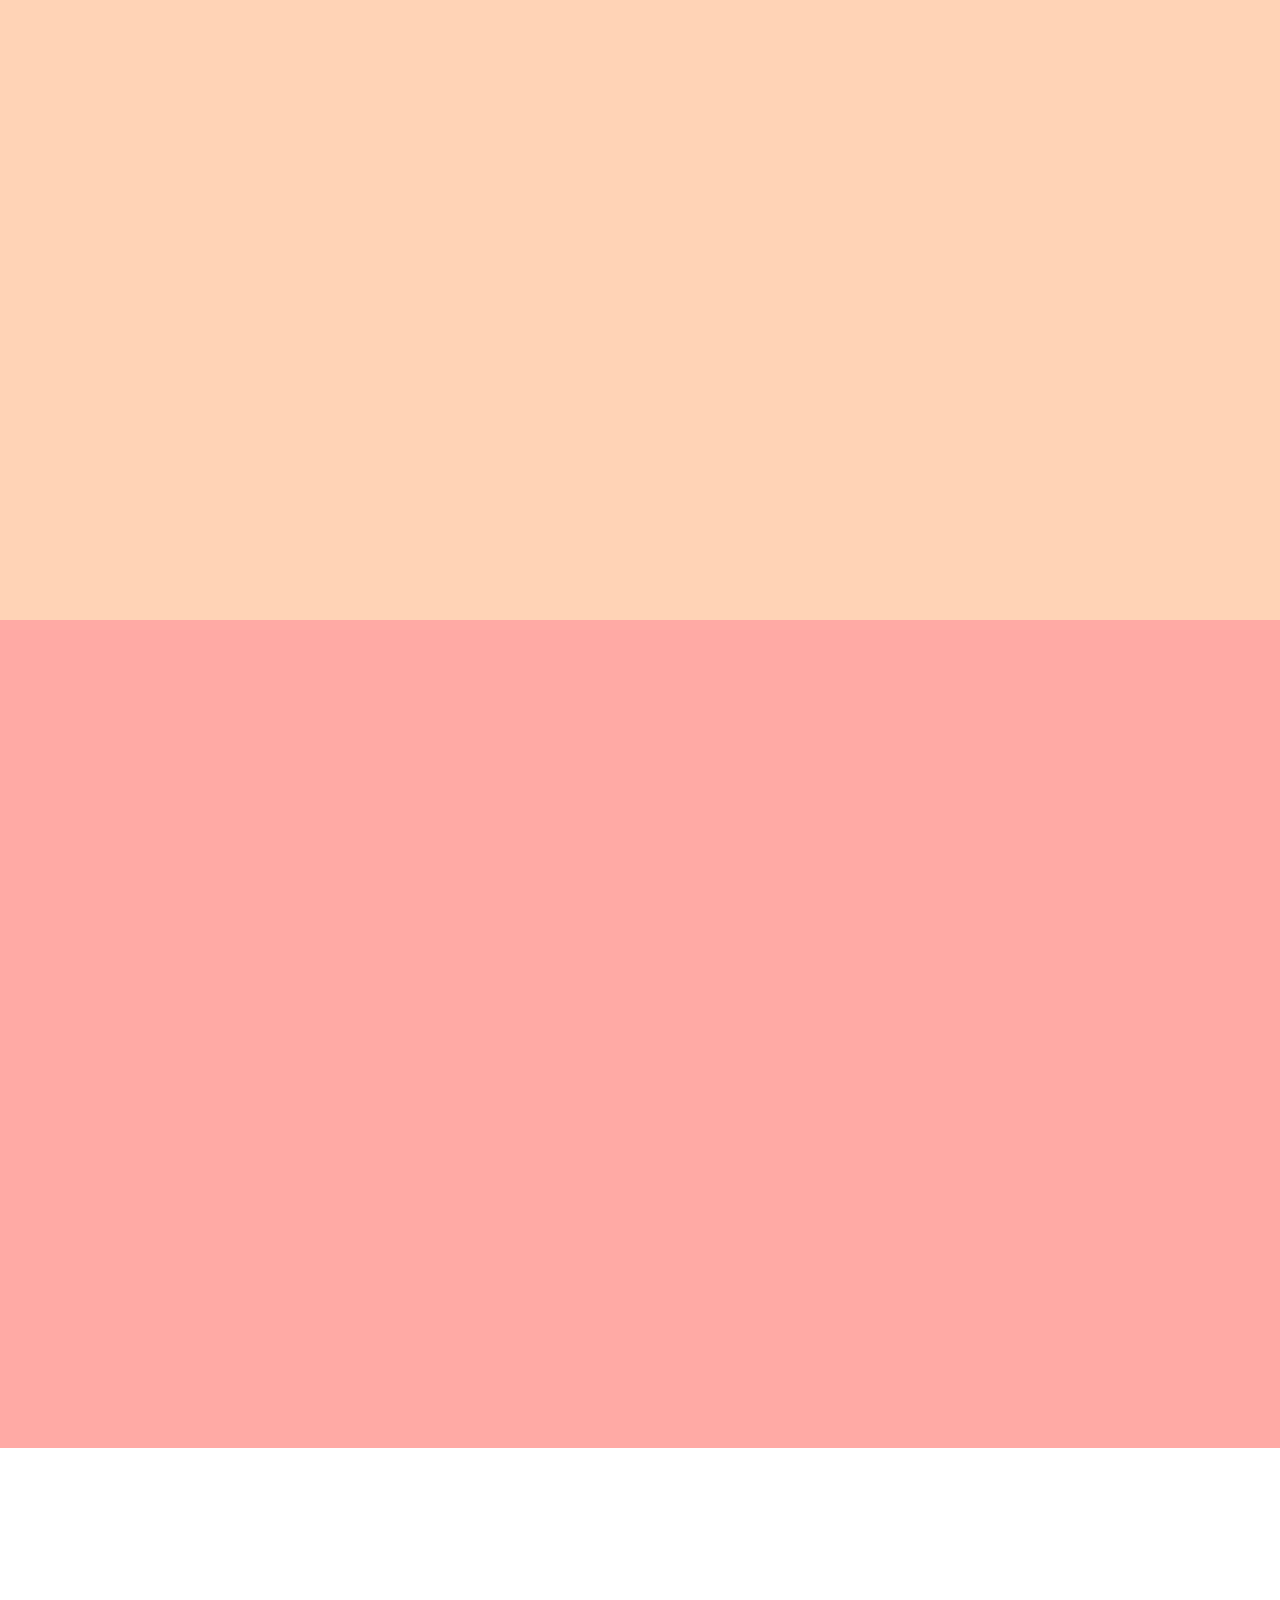
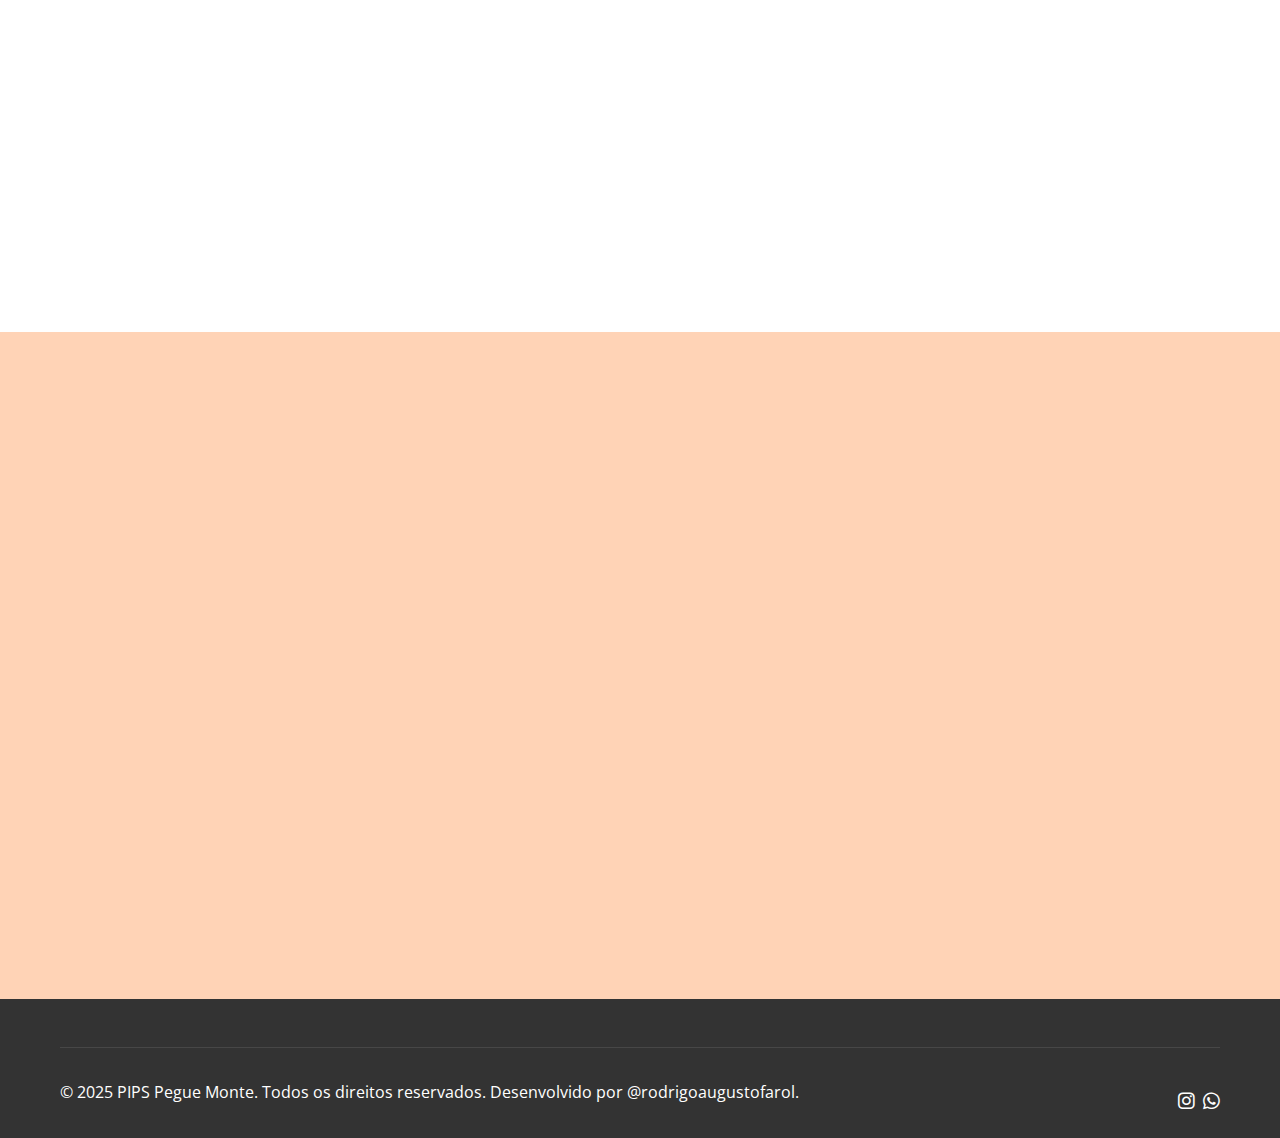
<file: index copy.html>
<!DOCTYPE html>
<html lang="pt-BR">
<head>
    <meta charset="UTF-8">
    <meta name="viewport" content="width=device-width, initial-scale=1.0">
    <title>PIPS Pegue Monte - Decoração para Festas em Barueri e Região</title>
    <meta name="description" content="Kits pegue e monte para decoração de festas infantis e eventos em Barueri, Alphaville e região. Praticidade e personalização ao seu alcance.">
    
    <script type="application/ld+json">

{
  "@context": "https://schema.org",
  "@type": ["LocalBusiness", "PartySupplyStore", "EventPlanner"],
  "@id": "https://pipspeguemonte.com.br/#identity",
  "name": "Pips Pegue e Monte Sua Festa – Retirada e Devolução",
  "description": "Aluguel de Decoração de Festa em Barueri no formato Kit Pegue e Monte. Kits completos para aniversário infantil, adulto e eventos em Alphaville, Cajamar e região.",
  "image": "https://pipspeguemonte.com.br/images/gif%20pips.webp",
  "url": "https://pipspeguemonte.com.br/",
  "telephone": "+55-11-96309-8096",
  "address": {
    "@type": "PostalAddress",
    "streetAddress": "Rua Sargento de Paula, 247 - Vila Sargento de Paula",
    "addressLocality": "Barueri",
    "addressRegion": "SP",
    "postalCode": "06404-010",
    "addressCountry": "BR"
  },
  "geo": {
    "@type": "GeoCoordinates",
    "latitude": -23.5042, 
    "longitude": -46.8785
  },
  "openingHoursSpecification": [
    {
      "@type": "OpeningHoursSpecification",
      "dayOfWeek": ["Monday", "Tuesday", "Wednesday", "Thursday", "Saturday"],
      "opens": "09:00",
      "closes": "20:00"
    },
    {
      "@type": "OpeningHoursSpecification",
      "dayOfWeek": "Friday",
      "opens": "09:00",
      "closes": "22:00"
    },
    {
      "@type": "OpeningHoursSpecification",
      "dayOfWeek": "Sunday",
      "opens": "09:00",
      "closes": "17:00"
    }
  ],
  "areaServed": [
    {"@type": "City", "name": "Barueri"},
    {"@type": "City", "name": "Alphaville"},
    {"@type": "City", "name": "Cajamar"},
    {"@type": "City", "name": "Santana de Parnaíba"},
    {"@type": "City", "name": "Osasco"},
    {"@type": "City", "name": "Jandira"}
  ],
  "sameAs": [
    "https://www.instagram.com/pips.peguemonte/",
    "https://www.facebook.com/profile.php?id=61577691561011",
    "https://wa.me/5511963098096"
  ]
}
    </script>

    <link rel="preconnect" href="https://fonts.googleapis.com">
    <link rel="preconnect" href="https://fonts.gstatic.com" crossorigin>
    <link href="https://fonts.googleapis.com/css2?family=Montserrat+Alternates:wght@400;600;700&family=Open+Sans:wght@400;500;600&family=Pacifico&display=swap" rel="stylesheet">
    
    <link rel="stylesheet" href="https://cdnjs.cloudflare.com/ajax/libs/font-awesome/6.4.0/css/all.min.css">
    
    <link rel="stylesheet" href="https://unpkg.com/aos@next/dist/aos.css" />
    
    <link rel="stylesheet" href="css/styles.css">
    <link rel="stylesheet" href="css/animations.css">
    <link rel="stylesheet" href="css/cookies-lgpd.css">
</head>
<body>
    <a href="https://wa.me/5511963098096?text=Olá%2C%20gostaria%20de%20mais%20informações%20sobre%20os%20kits%20de%20Pegue%20e%20Monte.%20Vim%20através%20do%20site." class="whatsapp-float" target="_blank" rel="noopener" title="Fale conosco no WhatsApp">
        <i class="fab fa-whatsapp"></i>
    </a>

    <header class="header">
        <div class="container">
            <div class="logo">
                <img src="images/gif pips.webp" alt="PIPS Pegue Monte Logo" class="logo-img">
            </div>
            <nav class="main-nav">
                <button class="menu-toggle" aria-label="Menu">
                    <i class="fas fa-bars"></i>
                </button>
                <ul class="nav-list">
                    <li><a href="#inicio" class="nav-link">Início</a></li>
                    <li><a href="#como-funciona" class="nav-link">Como Funciona</a></li>
                    <li><a href="#temas" class="nav-link">Temas</a></li>
                    <li><a href="#contato" class="nav-link">Contato</a></li>
                </ul>
            </nav>
        </div>
    </header>

    <section id="inicio" class="hero">
        <div class="container">
            <div class="hero-content">
                <h1 data-aos="fade-up">Transforme sua festa com nossos kits Pegue e Monte</h1>
                <p data-aos="fade-up" data-aos-delay="100">Praticidade e personalização ao seu alcance para festas inesquecíveis</p>
                <a href="#contato" class="btn btn-primary" data-aos="fade-up" data-aos-delay="200">Quero meu kit já!</a>
            </div>
        </div>
        <div class="hero-overlay"></div>
        <style>
            .hero {
                background-image: url('images/WhatsApp Image 2026-01-10 at 18.22.56.webp');
            }
        </style>
    </section>

    <section class="conceito">
        <div class="container">
            <h2 class="section-title" data-aos="fade-up">O que é Pegue e Monte?</h2>
            <div class="conceito-content">
                <div class="conceito-text" data-aos="fade-right">
                    <p>O <strong>Pegue e Monte</strong> é um serviço que oferece kits completos de decoração para festas, permitindo que você mesmo monte uma decoração profissional sem complicações.</p>
                    <p>Você escolhe o tema, personaliza os detalhes e recebe tudo pronto para montar, <strong>economizando tempo e dinheiro</strong> sem abrir mão da <strong>qualidade</strong>.</p>
                </div>
                <div class="conceito-steps" data-aos="fade-left">
                    <div class="step"><div class="step-icon"><i class="fas fa-palette"></i></div><h3>Escolha</h3><p>Selecione o tema perfeito</p></div>
                    <div class="step"><div class="step-icon"><i class="fas fa-box-open"></i></div><h3>Agende</h3><p>Retire no Centro de Barueri - SP</p></div>
                    <div class="step"><div class="step-icon"><i class="fas fa-magic"></i></div><h3>Monte</h3><p>Siga nossas instruções</p></div>
                    <div class="step"><div class="step-icon"><i class="fas fa-heart"></i></div><h3>Celebre</h3><p>Aproveite sua festa</p></div>
                    <div class="step"><div class="step-icon"><i class="fas fa-undo-alt"></i></div><h3>Devolva</h3><p>Até 3 dias úteis após</p></div>
                </div>
            </div>
        </div>
    </section>

    <section id="temas" class="kits-populares">
        <div class="container">
            <h2 class="section-title" data-aos="fade-up">Nossos Temas Mais Populares</h2>
            <div class="kits-grid">
                <div class="kit-card" data-aos="fade-up">
                    <div class="kit-image"><img src="images/pool-party.webp" alt="Kit Mais Buscados"></div>
                    <div class="kit-info"><h3>Kits Mais Buscados</h3><p>Consulte e faça sua escolha!</p></div>
                </div>
                <div class="kit-card" data-aos="fade-up" data-aos-delay="100">
                    <div class="kit-image"><img src="images/junina.webp" alt="Kit Festas de Época"></div>
                    <div class="kit-info"><h3>Kit Festas de Época</h3><p>Natal, Junina e muito mais!</p></div>
                </div>
                </div>
            <div class="center-btn" data-aos="fade-up">
                <a href="#contato" class="btn btn-primary">Saiba Mais! Entre em Contato!</a>
            </div>
        </div>
    </section>

    <section id="avaliacoes" style="text-align: center; padding: 40px 0;">
        <div class="container">
            <h2 class="section-title" data-aos="fade-up">Avaliações de Clientes</h2>
            <div class="rating-stars" data-aos="fade-up">
                <span class="star"><i class="fas fa-star"></i></span>
                <span class="star"><i class="fas fa-star"></i></span>
                <span class="star"><i class="fas fa-star"></i></span>
                <span class="star"><i class="fas fa-star"></i></span>
                <span class="star"><i class="fas fa-star"></i></span>
                <span class="rating-text">5.0 - Excelente</span>
            </div>
            <p data-aos="fade-up" data-aos-delay="100">
                <a href="http://bit.ly/40c9Gwt" target="_blank" rel="noopener" class="btn-google-reviews" style="background-color: #4285F4; color: white; padding: 12px 24px; border-radius: 6px; text-decoration: none; display: inline-block;">Ver Avaliações no Google</a>
            </p>
            <script src="https://static.elfsight.com/platform/platform.js" async></script>
            <div class="elfsight-app-f65815b0-88d4-4e7b-b820-54bf4193c944" data-elfsight-app-lazy></div>
        </div>
    </section>

<!-- LightWidget WIDGET --><script src="https://cdn.lightwidget.com/widgets/lightwidget.js"></script><iframe src="//lightwidget.com/widgets/58e4562b13c55f1ca200b76215c52383.html" scrolling="no" allowtransparency="true" class="lightwidget-widget" style="width:100%;border:0;overflow:hidden;"></iframe>


    <section id="contato" class="contato" style="padding: 60px 0;">
        <div class="container">
            <h2 class="section-title" data-aos="fade-up">Entre em Contato</h2>
            <div class="contato-content" style="display: grid; grid-template-columns: 1fr 1fr; gap: 40px;">
                <div class="contato-info" data-aos="fade-right">
                    <div class="contato-item">
                        <i class="fas fa-map-marker-alt"></i>
                        <div>
                            <strong>Endereço</strong>
                            <p>Rua Sargento José de Paula, 247 - Centro, Barueri - SP</p>
                            <button onclick="copiarEndereco()" class="btn-copy">Copiar Endereço</button>
                        </div>
                    </div>
                    <div class="seo-local-text" style="background: #fffafa; padding: 20px; border-left: 4px solid #ff9f43;">
                        <p>A <strong>Pips Pegue Monte</strong> está no Centro de Barueri. Atendemos Alphaville, Bethaville, Tamboré, Aldeia da Serra, Cajamar e Região.</p>
                    </div>
                    <div class="mapa-wrapper" data-aos="fade-left">
                <iframe src="https://www.google.com/maps/embed?pb=!1m18!1m12!1m3!1d3658.6690956876755!2d-46.87450192542403!3d-23.50842545964807!2m3!1f0!2f0!3f0!3m2!1i1024!2i768!4f13.1!3m3!1m2!1s0x94cf03a85dfac5d3%3A0xc0bacafe3a2e776a!2sPips%20Pegue%20e%20Monte%20Sua%20Festa%20%E2%80%93%20Retirada%20e%20Devolu%C3%A7%C3%A3o!5e0!3m2!1spt-BR!2sbr!4v1769372045016!5m2!1spt-BR!2sbr" width="80%" height="90%" style="border:0;" allowfullscreen="" loading="lazy" referrerpolicy="no-referrer-when-downgrade"></iframe>
                
                </div>
                    
            </div>
        </div>
    </section>

    <footer class="footer">
        <div class="container">
            <div class="footer-bottom">
                <p>© 2025 PIPS Pegue Monte. Todos os direitos reservados. Desenvolvido por @rodrigoaugustofarol.</p>
                <div class="footer-social">
                    <a href="https://www.instagram.com/pips.peguemonte/" target="_blank"><i class="fab fa-instagram"></i></a>
                    <a href="https://wa.me/5511963098096"><i class="fab fa-whatsapp"></i></a>
                </div>
            </div>
        </div>
    </footer>

    
    <script>
        AOS.init();
        function copiarEndereco() {
            navigator.clipboard.writeText("Rua Sargento José de Paula, 247 - Barueri, SP");
            alert("Endereço copiado com sucesso!");
        }
    </script>
    <script src="js/script-optimized.js"></script>
    <script src="js/cookies-lgpd.js"></script>
</body>
</html>
</file>
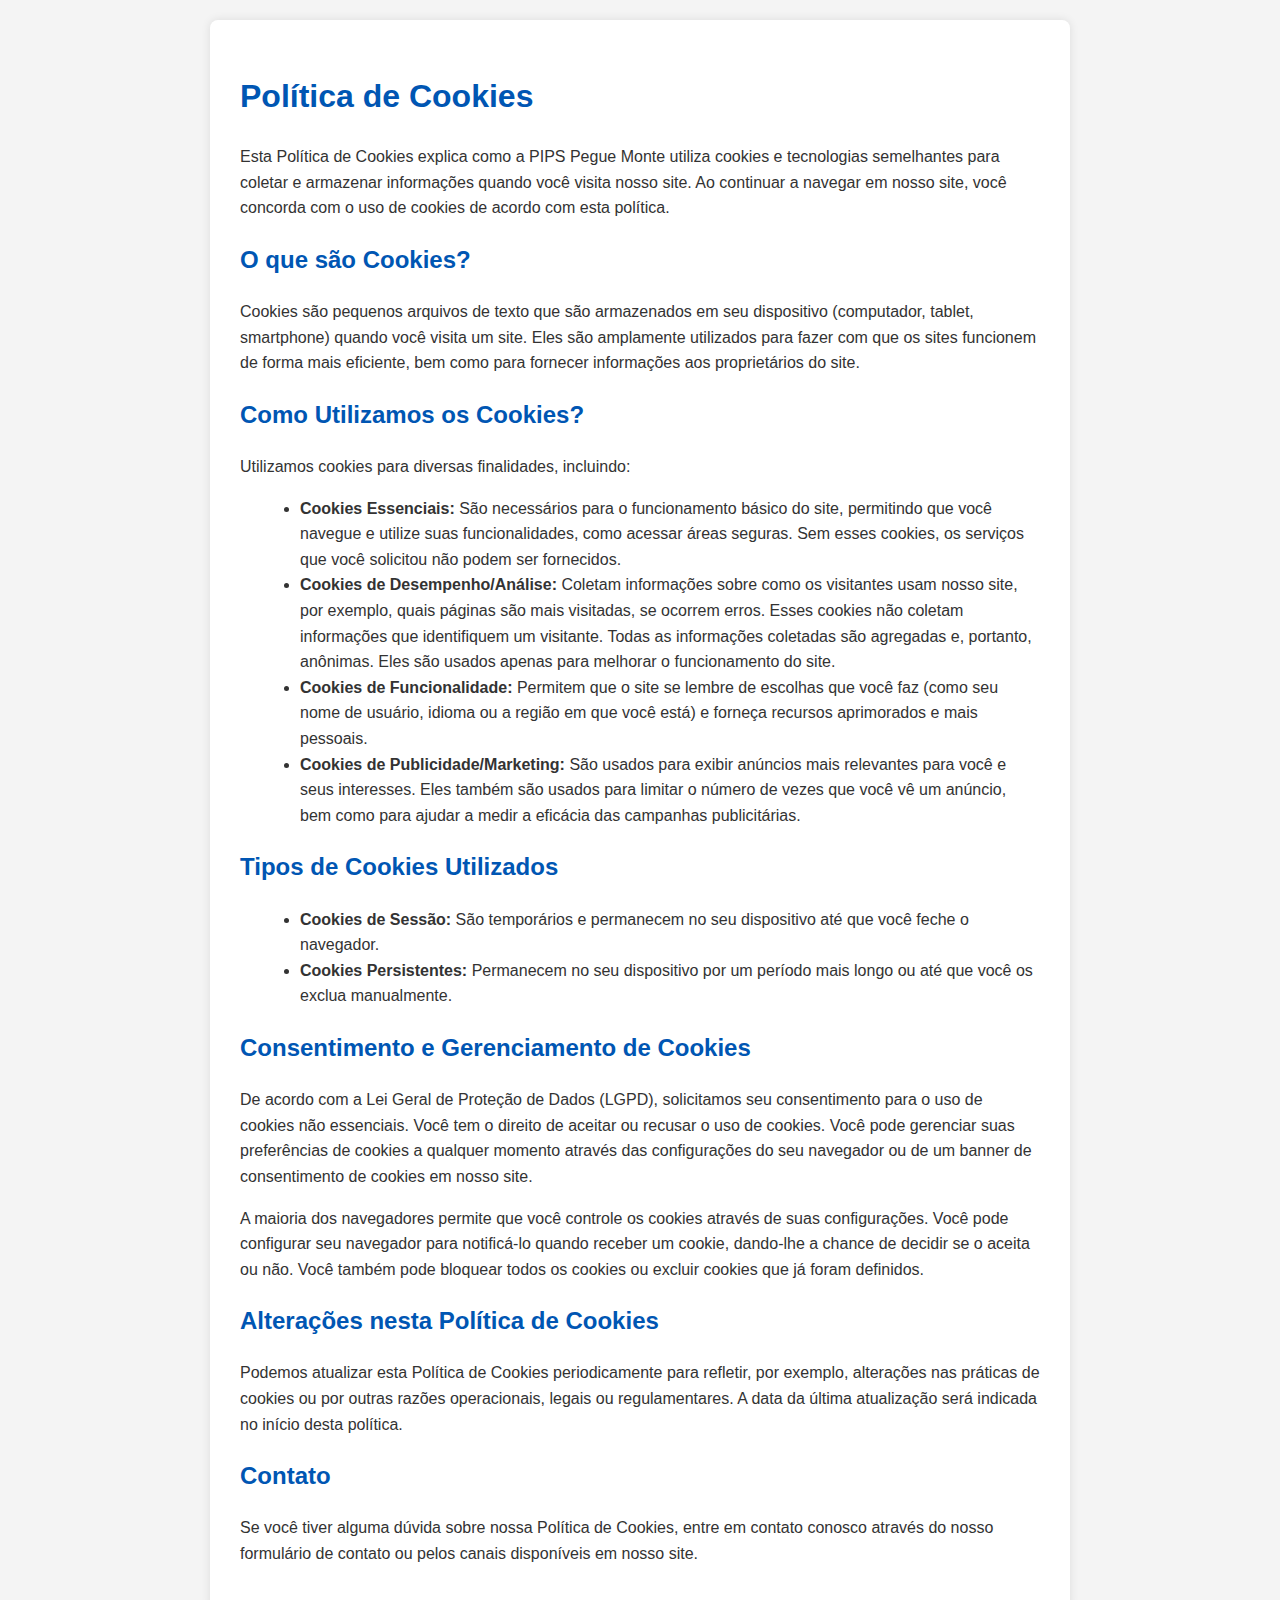
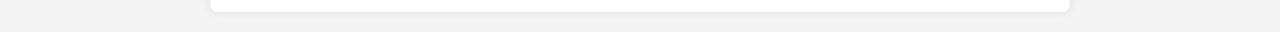
<file: politica_cookies_lgpd.html>
<!DOCTYPE html>
<html lang="pt-BR">
<head>
    <meta charset="UTF-8">
    <meta name="viewport" content="width=device-width, initial-scale=1.0">
    <title>Política de Cookies - PIPS Pegue Monte</title>
    <style>
        body {
            font-family: Arial, sans-serif;
            line-height: 1.6;
            margin: 20px;
            background-color: #f4f4f4;
            color: #333;
        }
        .container {
            max-width: 800px;
            margin: auto;
            background: #fff;
            padding: 30px;
            border-radius: 8px;
            box-shadow: 0 0 10px rgba(0, 0, 0, 0.1);
        }
        h1, h2 {
            color: #0056b3;
        }
        p, ul {
            margin-bottom: 15px;
        }
        ul {
            list-style-type: disc;
            margin-left: 20px;
        }
        a {
            color: #0056b3;
            text-decoration: none;
        }
        a:hover {
            text-decoration: underline;
        }
    </style>
</head>
<body>
    <div class="container">
        <h1>Política de Cookies</h1>
        <p>Esta Política de Cookies explica como a PIPS Pegue Monte utiliza cookies e tecnologias semelhantes para coletar e armazenar informações quando você visita nosso site. Ao continuar a navegar em nosso site, você concorda com o uso de cookies de acordo com esta política.</p>

        <h2>O que são Cookies?</h2>
        <p>Cookies são pequenos arquivos de texto que são armazenados em seu dispositivo (computador, tablet, smartphone) quando você visita um site. Eles são amplamente utilizados para fazer com que os sites funcionem de forma mais eficiente, bem como para fornecer informações aos proprietários do site.</p>

        <h2>Como Utilizamos os Cookies?</h2>
        <p>Utilizamos cookies para diversas finalidades, incluindo:</p>
        <ul>
            <li><strong>Cookies Essenciais:</strong> São necessários para o funcionamento básico do site, permitindo que você navegue e utilize suas funcionalidades, como acessar áreas seguras. Sem esses cookies, os serviços que você solicitou não podem ser fornecidos.</li>
            <li><strong>Cookies de Desempenho/Análise:</strong> Coletam informações sobre como os visitantes usam nosso site, por exemplo, quais páginas são mais visitadas, se ocorrem erros. Esses cookies não coletam informações que identifiquem um visitante. Todas as informações coletadas são agregadas e, portanto, anônimas. Eles são usados apenas para melhorar o funcionamento do site.</li>
            <li><strong>Cookies de Funcionalidade:</strong> Permitem que o site se lembre de escolhas que você faz (como seu nome de usuário, idioma ou a região em que você está) e forneça recursos aprimorados e mais pessoais.</li>
            <li><strong>Cookies de Publicidade/Marketing:</strong> São usados para exibir anúncios mais relevantes para você e seus interesses. Eles também são usados para limitar o número de vezes que você vê um anúncio, bem como para ajudar a medir a eficácia das campanhas publicitárias.</li>
        </ul>

        <h2>Tipos de Cookies Utilizados</h2>
        <ul>
            <li><strong>Cookies de Sessão:</strong> São temporários e permanecem no seu dispositivo até que você feche o navegador.</li>
            <li><strong>Cookies Persistentes:</strong> Permanecem no seu dispositivo por um período mais longo ou até que você os exclua manualmente.</li>
        </ul>

        <h2>Consentimento e Gerenciamento de Cookies</h2>
        <p>De acordo com a Lei Geral de Proteção de Dados (LGPD), solicitamos seu consentimento para o uso de cookies não essenciais. Você tem o direito de aceitar ou recusar o uso de cookies. Você pode gerenciar suas preferências de cookies a qualquer momento através das configurações do seu navegador ou de um banner de consentimento de cookies em nosso site.</p>
        <p>A maioria dos navegadores permite que você controle os cookies através de suas configurações. Você pode configurar seu navegador para notificá-lo quando receber um cookie, dando-lhe a chance de decidir se o aceita ou não. Você também pode bloquear todos os cookies ou excluir cookies que já foram definidos.</p>

        <h2>Alterações nesta Política de Cookies</h2>
        <p>Podemos atualizar esta Política de Cookies periodicamente para refletir, por exemplo, alterações nas práticas de cookies ou por outras razões operacionais, legais ou regulamentares. A data da última atualização será indicada no início desta política.</p>

        <h2>Contato</h2>
        <p>Se você tiver alguma dúvida sobre nossa Política de Cookies, entre em contato conosco através do nosso formulário de contato ou pelos canais disponíveis em nosso site.</p>
    </div>
</body>
</html>
</file>
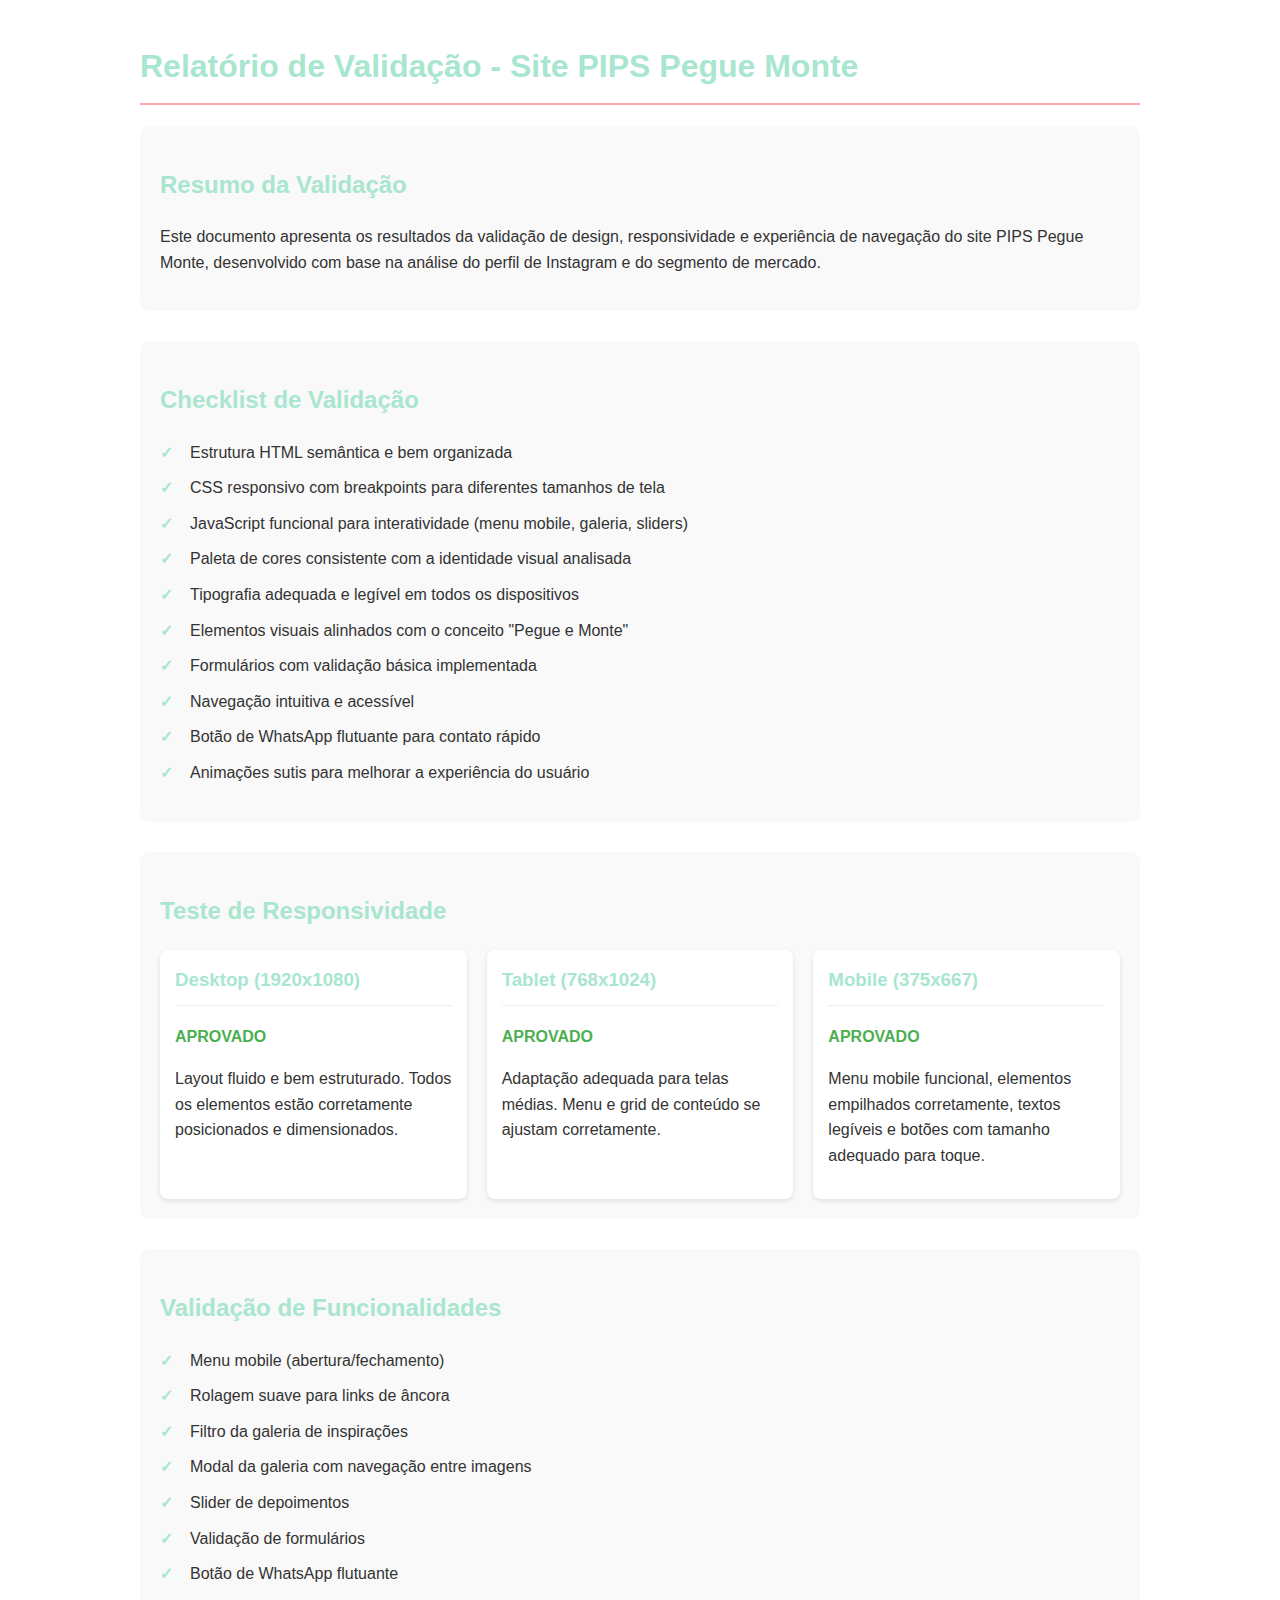
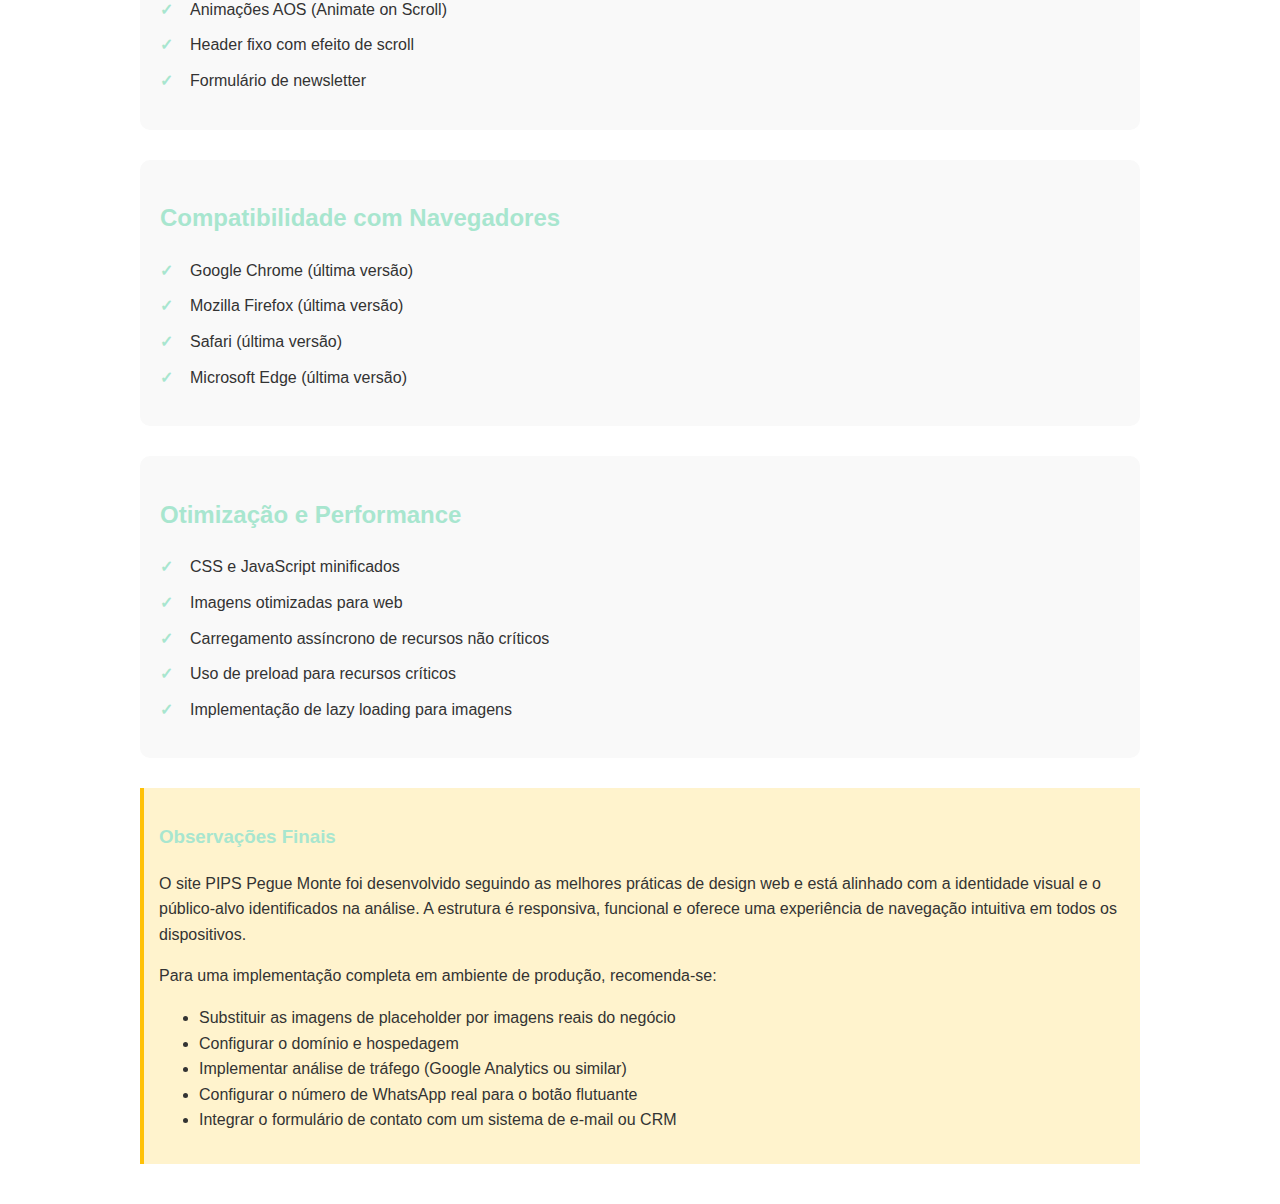
<file: validacao.html>
<!DOCTYPE html>
<html lang="pt-BR">
<head>
    <meta charset="UTF-8">
    <meta name="viewport" content="width=device-width, initial-scale=1.0">
    <title>PIPS Pegue Monte - Validação de Design</title>
    <style>
        body {
            font-family: 'Arial', sans-serif;
            line-height: 1.6;
            color: #333;
            max-width: 1000px;
            margin: 0 auto;
            padding: 20px;
        }
        
        h1, h2, h3 {
            color: #a8e6cf;
        }
        
        h1 {
            border-bottom: 2px solid #ffaaa5;
            padding-bottom: 10px;
        }
        
        .section {
            margin-bottom: 30px;
            padding: 20px;
            background-color: #f9f9f9;
            border-radius: 10px;
        }
        
        .checklist {
            list-style-type: none;
            padding-left: 0;
        }
        
        .checklist li {
            margin-bottom: 10px;
            padding-left: 30px;
            position: relative;
        }
        
        .checklist li::before {
            content: "✓";
            position: absolute;
            left: 0;
            color: #a8e6cf;
            font-weight: bold;
        }
        
        .device-test {
            display: flex;
            flex-wrap: wrap;
            gap: 20px;
        }
        
        .device {
            flex: 1;
            min-width: 250px;
            padding: 15px;
            background-color: #fff;
            border-radius: 8px;
            box-shadow: 0 2px 5px rgba(0,0,0,0.1);
        }
        
        .device h3 {
            margin-top: 0;
            border-bottom: 1px solid #eee;
            padding-bottom: 10px;
        }
        
        .status {
            font-weight: bold;
        }
        
        .status.pass {
            color: #4CAF50;
        }
        
        .status.issue {
            color: #FF9800;
        }
        
        .notes {
            background-color: #fff3cd;
            padding: 15px;
            border-left: 4px solid #ffc107;
            margin: 20px 0;
        }
    </style>
</head>
<body>
    <h1>Relatório de Validação - Site PIPS Pegue Monte</h1>
    
    <div class="section">
        <h2>Resumo da Validação</h2>
        <p>Este documento apresenta os resultados da validação de design, responsividade e experiência de navegação do site PIPS Pegue Monte, desenvolvido com base na análise do perfil de Instagram e do segmento de mercado.</p>
    </div>
    
    <div class="section">
        <h2>Checklist de Validação</h2>
        <ul class="checklist">
            <li>Estrutura HTML semântica e bem organizada</li>
            <li>CSS responsivo com breakpoints para diferentes tamanhos de tela</li>
            <li>JavaScript funcional para interatividade (menu mobile, galeria, sliders)</li>
            <li>Paleta de cores consistente com a identidade visual analisada</li>
            <li>Tipografia adequada e legível em todos os dispositivos</li>
            <li>Elementos visuais alinhados com o conceito "Pegue e Monte"</li>
            <li>Formulários com validação básica implementada</li>
            <li>Navegação intuitiva e acessível</li>
            <li>Botão de WhatsApp flutuante para contato rápido</li>
            <li>Animações sutis para melhorar a experiência do usuário</li>
        </ul>
    </div>
    
    <div class="section">
        <h2>Teste de Responsividade</h2>
        <div class="device-test">
            <div class="device">
                <h3>Desktop (1920x1080)</h3>
                <p><span class="status pass">APROVADO</span></p>
                <p>Layout fluido e bem estruturado. Todos os elementos estão corretamente posicionados e dimensionados.</p>
            </div>
            
            <div class="device">
                <h3>Tablet (768x1024)</h3>
                <p><span class="status pass">APROVADO</span></p>
                <p>Adaptação adequada para telas médias. Menu e grid de conteúdo se ajustam corretamente.</p>
            </div>
            
            <div class="device">
                <h3>Mobile (375x667)</h3>
                <p><span class="status pass">APROVADO</span></p>
                <p>Menu mobile funcional, elementos empilhados corretamente, textos legíveis e botões com tamanho adequado para toque.</p>
            </div>
        </div>
    </div>
    
    <div class="section">
        <h2>Validação de Funcionalidades</h2>
        <ul class="checklist">
            <li>Menu mobile (abertura/fechamento)</li>
            <li>Rolagem suave para links de âncora</li>
            <li>Filtro da galeria de inspirações</li>
            <li>Modal da galeria com navegação entre imagens</li>
            <li>Slider de depoimentos</li>
            <li>Validação de formulários</li>
            <li>Botão de WhatsApp flutuante</li>
            <li>Animações AOS (Animate on Scroll)</li>
            <li>Header fixo com efeito de scroll</li>
            <li>Formulário de newsletter</li>
        </ul>
    </div>
    
    <div class="section">
        <h2>Compatibilidade com Navegadores</h2>
        <ul class="checklist">
            <li>Google Chrome (última versão)</li>
            <li>Mozilla Firefox (última versão)</li>
            <li>Safari (última versão)</li>
            <li>Microsoft Edge (última versão)</li>
        </ul>
    </div>
    
    <div class="section">
        <h2>Otimização e Performance</h2>
        <ul class="checklist">
            <li>CSS e JavaScript minificados</li>
            <li>Imagens otimizadas para web</li>
            <li>Carregamento assíncrono de recursos não críticos</li>
            <li>Uso de preload para recursos críticos</li>
            <li>Implementação de lazy loading para imagens</li>
        </ul>
    </div>
    
    <div class="notes">
        <h3>Observações Finais</h3>
        <p>O site PIPS Pegue Monte foi desenvolvido seguindo as melhores práticas de design web e está alinhado com a identidade visual e o público-alvo identificados na análise. A estrutura é responsiva, funcional e oferece uma experiência de navegação intuitiva em todos os dispositivos.</p>
        <p>Para uma implementação completa em ambiente de produção, recomenda-se:</p>
        <ul>
            <li>Substituir as imagens de placeholder por imagens reais do negócio</li>
            <li>Configurar o domínio e hospedagem</li>
            <li>Implementar análise de tráfego (Google Analytics ou similar)</li>
            <li>Configurar o número de WhatsApp real para o botão flutuante</li>
            <li>Integrar o formulário de contato com um sistema de e-mail ou CRM</li>
        </ul>
    </div>
</body>
</html>
</file>
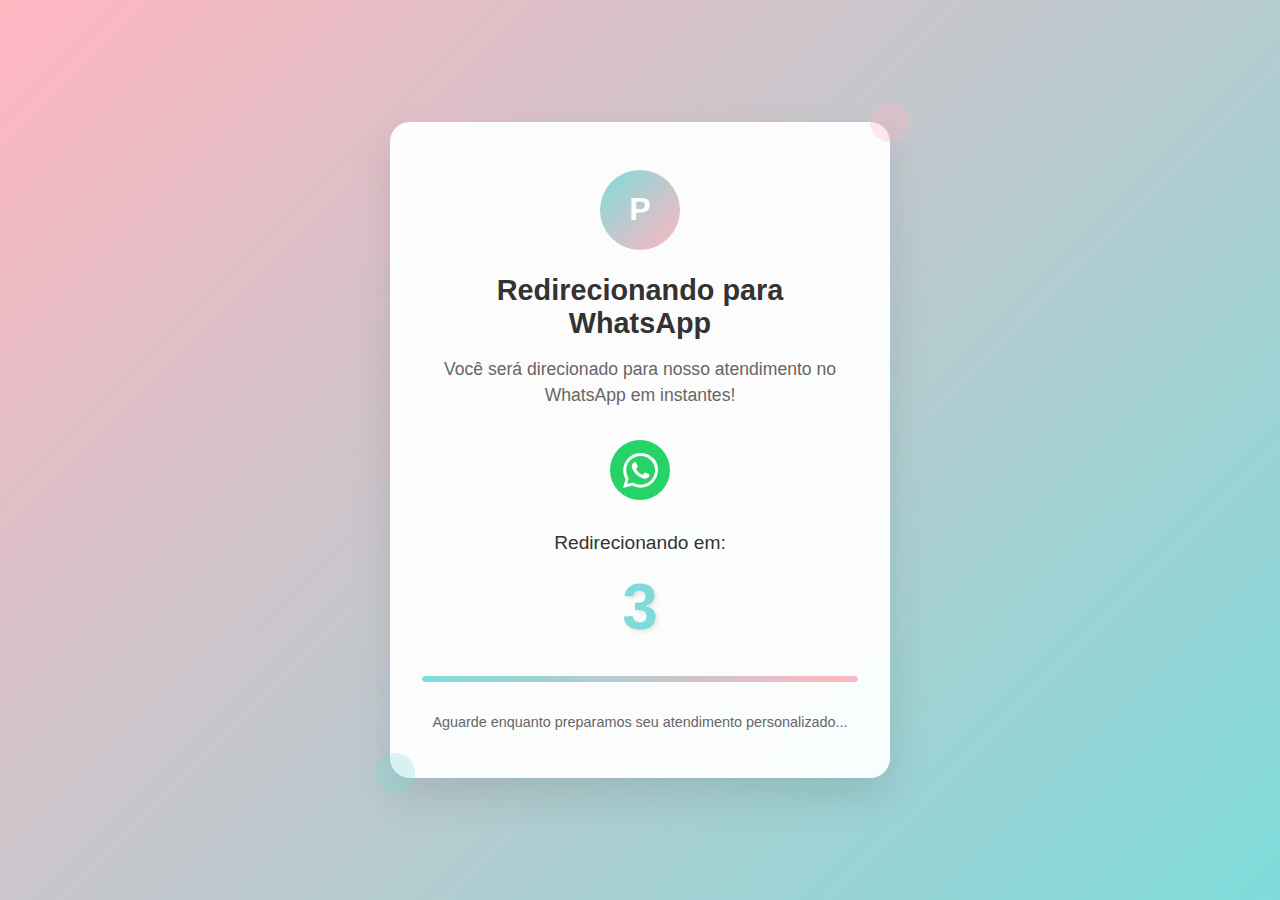
<file: whatsapp-conversion.html>
<!DOCTYPE html>
<html lang="pt-BR">
<head>
   <meta http-equiv="Content-Security-Policy" content="
        default-src 'self'; 
        script-src 'self' 'unsafe-inline' 'unsafe-eval' https://*.googletagmanager.com https://connect.facebook.net https://*.google-analytics.com https://*.analytics.google.com https://*.google.com; 
        script-src-elem 'self' 'unsafe-inline' https://*.googletagmanager.com https://connect.facebook.net https://*.google-analytics.com https://*.analytics.google.com https://*.google.com;
        img-src 'self' data: https://www.facebook.com https://*.facebook.com https://*.google-analytics.com https://*.analytics.google.com https://*.googletagmanager.com https://*.doubleclick.net https://*.google.com; 
        connect-src 'self' https://metrics.pipspeguemonte.com.br https://*.google-analytics.com https://*.analytics.google.com https://stats.g.doubleclick.net https://www.facebook.com https://*.facebook.com https://*.googletagmanager.com https://*.google.com;
        style-src 'self' 'unsafe-inline' https://fonts.googleapis.com;
        font-src 'self' https://fonts.gstatic.com;
        frame-src 'self' https://*.googletagmanager.com https://*.facebook.com;
    ">
   <meta name="robots" content="noindex, nofollow">
    <script>
      window.dataLayer = window.dataLayer || [];
      function gtag(){dataLayer.push(arguments);}
      
      gtag('consent', 'default', {
        'ad_storage': 'granted',
        'ad_user_data': 'granted',
        'ad_personalization': 'granted',
        'analytics_storage': 'granted'
      });
    </script>

    <script>(function(w,d,s,l,i){w[l]=w[l]||[];w[l].push({'gtm.start':
    new Date().getTime(),event:'gtm.js'});var f=d.getElementsByTagName(s)[0],
    j=d.createElement(s),dl=l!='dataLayer'?'&l='+l:'';j.async=true;j.src=
    'https://www.googletagmanager.com/gtm.js?id='+i+dl;f.parentNode.insertBefore(j,f);
    })(window,document,'script','dataLayer','GTM-5XRK89D6');</script>

   <!-- Google tag (gtag.js) event -->
<script>
  gtag('event', 'page_view', {
    // <event_parameters>
  });
</script>

    
    <meta charset="UTF-8">
    <meta name="viewport" content="width=device-width, initial-scale=1.0">
    <title>Redirecionando para WhatsApp - PIPS Pegue Monte</title>
    
    <style>
        * { margin: 0; padding: 0; box-sizing: border-box; }
        body {
            font-family: 'Arial', sans-serif;
            background: linear-gradient(135deg, #FFB6C1 0%, #7FDBDA 100%);
            min-height: 100vh;
            display: flex;
            align-items: center;
            justify-content: center;
            overflow: hidden;
        }
        .container {
            text-align: center;
            background: rgba(255, 255, 255, 0.95);
            padding: 3rem 2rem;
            border-radius: 20px;
            box-shadow: 0 20px 40px rgba(0, 0, 0, 0.1);
            max-width: 500px;
            width: 90%;
            position: relative;
            animation: slideIn 0.8s ease-out;
        }
        @keyframes slideIn {
            from { opacity: 0; transform: translateY(30px); }
            to { opacity: 1; transform: translateY(0); }
        }
        .logo {
            width: 80px; height: 80px;
            background: linear-gradient(135deg, #7FDBDA, #FFB6C1);
            border-radius: 50%;
            margin: 0 auto 1.5rem;
            display: flex;
            align-items: center;
            justify-content: center;
            font-size: 2rem;
            color: white;
            font-weight: bold;
            animation: pulse 2s infinite;
        }
        @keyframes pulse {
            0%, 100% { transform: scale(1); }
            50% { transform: scale(1.05); }
        }
        h1 { color: #333; font-size: 1.8rem; margin-bottom: 1rem; font-weight: 600; }
        .subtitle { color: #666; font-size: 1.1rem; margin-bottom: 2rem; line-height: 1.5; }
        .countdown-container { margin: 2rem 0; }
        .countdown-text { color: #333; font-size: 1.2rem; margin-bottom: 1rem; }
        .countdown-number {
            font-size: 4rem; font-weight: bold; color: #7FDBDA;
            text-shadow: 2px 2px 4px rgba(0, 0, 0, 0.1);
            display: inline-block; min-width: 80px;
        }
        @keyframes countdownPulse {
            0% { transform: scale(1); opacity: 1; }
            50% { transform: scale(1.2); opacity: 0.8; }
            100% { transform: scale(1); opacity: 1; }
        }
        .whatsapp-icon {
            width: 60px; height: 60px;
            background: #25D366;
            border-radius: 50%;
            margin: 0 auto 1rem;
            display: flex;
            align-items: center;
            justify-content: center;
            animation: bounce 2s infinite;
        }
        @keyframes bounce {
            0%, 20%, 50%, 80%, 100% { transform: translateY(0); }
            40% { transform: translateY(-10px); }
            60% { transform: translateY(-5px); }
        }
        .whatsapp-icon svg { width: 35px; height: 35px; fill: white; }
        .loading-bar {
            width: 100%; height: 6px;
            background: #f0f0f0;
            border-radius: 3px;
            margin: 2rem 0;
            overflow: hidden;
        }
        .loading-progress {
            height: 100%;
            background: linear-gradient(90deg, #7FDBDA, #FFB6C1);
            border-radius: 3px;
            animation: loadingProgress 7s linear forwards;
            transform-origin: left;
        }
        @keyframes loadingProgress {
            from { transform: scaleX(0); }
            to { transform: scaleX(1); }
        }
        .message { color: #666; font-size: 0.9rem; margin-top: 1rem; }
        .decorative-elements {
            position: absolute; top: -20px; right: -20px;
            width: 40px; height: 40px;
            background: #FFB6C1; border-radius: 50%;
            opacity: 0.3; animation: float 3s ease-in-out infinite;
        }
        .decorative-elements:nth-child(2) {
            bottom: -15px; left: -15px; top: auto; right: auto;
            background: #7FDBDA; animation-delay: 1.5s;
        }
        @keyframes float {
            0%, 100% { transform: translateY(0px); }
            50% { transform: translateY(-10px); }
        }
        @media (max-width: 480px) {
            h1 { font-size: 1.5rem; }
            .countdown-number { font-size: 3rem; }
        }
    </style>
</head>
<body>
    <noscript><iframe src="https://www.googletagmanager.com/ns.html?id=GTM-5XRK89D6"
    height="0" width="0" style="display:none;visibility:hidden"></iframe></noscript>

    <div class="container">
        <div class="decorative-elements"></div>
        <div class="decorative-elements"></div>
        
        <div class="logo">P</div>
        
        <h1>Redirecionando para WhatsApp</h1>
        <p class="subtitle">Você será direcionado para nosso atendimento no WhatsApp em instantes!</p>
        
        <div class="whatsapp-icon">
            <svg viewBox="0 0 24 24">
                <path d="M17.472 14.382c-.297-.149-1.758-.867-2.03-.967-.273-.099-.471-.148-.67.15-.197.297-.767.966-.94 1.164-.173.199-.347.223-.644.075-.297-.15-1.255-.463-2.39-1.475-.883-.788-1.48-1.761-1.653-2.059-.173-.297-.018-.458.13-.606.134-.133.298-.347.446-.52.149-.174.198-.298.298-.497.099-.198.05-.371-.025-.52-.075-.149-.669-1.612-.916-2.207-.242-.579-.487-.5-.669-.51-.173-.008-.371-.01-.57-.01-.198 0-.52.074-.792.372-.272.297-1.04 1.016-1.04 2.479 0 1.462 1.065 2.875 1.213 3.074.149.198 2.096 3.2 5.077 4.487.709.306 1.262.489 1.694.625.712.227 1.36.195 1.871.118.571-.085 1.758-.719 2.006-1.413.248-.694.248-1.289.173-1.413-.074-.124-.272-.198-.57-.347m-5.421 7.403h-.004a9.87 9.87 0 01-5.031-1.378l-.361-.214-3.741.982.998-3.648-.235-.374a9.86 9.86 0 01-1.51-5.26c.001-5.45 4.436-9.884 9.888-9.884 2.64 0 5.122 1.03 6.988 2.898a9.825 9.825 0 012.893 6.994c-.003 5.45-4.437 9.884-9.885 9.884m8.413-18.297A11.815 11.815 0 0012.05 0C5.495 0 .16 5.335.157 11.892c0 2.096.547 4.142 1.588 5.945L.057 24l6.305-1.654a11.882 11.882 0 005.683 1.448h.005c6.554 0 11.89-5.335 11.893-11.893A11.821 11.821 0 0020.893 3.488"/>
            </svg>
        </div>
        
        <div class="countdown-container">
            <p class="countdown-text">Redirecionando em:</p>
            <div class="countdown-number" id="countdown">3</div>
        </div>
        
        <div class="loading-bar">
            <div class="loading-progress"></div>
        </div>
        
        <p class="message">Aguarde enquanto preparamos seu atendimento personalizado...</p>
    </div>

    <script>
        // Meta Pixel
        !function(f,b,e,v,n,t,s)
        {if(f.fbq)return;n=f.fbq=function(){n.callMethod?
        n.callMethod.apply(n,arguments):n.queue.push(arguments)};
        if(!f._fbq)f._fbq=n;n.push=n;n.loaded=!0;n.version='2.0';
        n.queue=[];t=b.createElement(e);t.async=!0;
        t.src=v;s=b.getElementsByTagName(e)[0];
        s.parentNode.insertBefore(t,s)}(window, document,'script',
        'https://connect.facebook.net/en_US/fbevents.js');
        fbq('init', '9861765200617530'); 
        fbq('track', 'PageView');

        // Lógica de Redirecionamento
        let countdown = 3;
        const countdownElement = document.getElementById('countdown');
        
        const timer = setInterval(() => {
            countdown--;
            if (countdown >= 0) {
                countdownElement.textContent = countdown;
                countdownElement.style.animation = 'none';
                countdownElement.offsetHeight; 
                countdownElement.style.animation = 'countdownPulse 1s ease-in-out';
            }
            
            if (countdown <= 0) {
                clearInterval(timer);
                const phoneNumber = '5511963098096';
                const message = encodeURIComponent('Olá! Gostaria de um orçamento para minha celebração. O tema é [            ] e a data [            ].    ');
                const whatsappUrl = `https://wa.me/${phoneNumber}?text=${message}`;
                
                if(typeof fbq === 'function') fbq('track', 'Contact'); 

                setTimeout(() => {
                    window.location.href = whatsappUrl;
                }, 300);
            }
        }, 1000);

        // Fallback
        setTimeout(() => {
            if(window.location.hostname !== "") {
                const phoneNumber = '5511963098096';
                const message = encodeURIComponent('Olá! Gostaria de solicitar um orçamento para decoração de festa. Vim através do site.');
                window.location.href = `https://wa.me/${phoneNumber}?text=${message}`;
            }
        }, 8000);
    </script>

    <noscript>
      <img height="1" width="1" style="display:none"
      src="https://www.facebook.com/tr?id=9861765200617530&ev=PageView&noscript=1"/>
    </noscript>
</body>
</html>
</file>
<file: css/styles.css>
/* * PIPS Pegue Monte - Estilos Otimizados */

/* ===== VARIÁVEIS ===== */
:root {
    --primary: #a8e6cf;
    --primary-dark: #11201c;
    --secondary: #ffaaa5;
    --accent: #ffd3b6;
    --cta-orange: #ff9f43;
    --cta-orange-hover: #ff7e1d;
    --yellow: #ffd3b6;
    --pink: #ffaaa5;
    --blue: #a8e6cf;
    --light: #ffffff;
    --dark: #333333;
    --gray: #f8f8f8;
    --gray-dark: #666666;
    --font-heading: 'Montserrat Alternates', sans-serif;
    --font-body: 'Open Sans', sans-serif;
    --font-accent: 'Pacifico', cursive;
    --spacing-xs: 0.5rem;
    --spacing-sm: 1rem;
    --spacing-md: 2rem;
    --spacing-lg: 3rem;
    --spacing-xl: 5rem;
    --border-radius-sm: 0.312rem;
    --border-radius-md: 0.625rem;
    --border-radius-lg: 1.250rem;
    --border-radius-xl: 1.875rem;
    --shadow-sm: 0 0.125rem 0.312rem rgba(0,0,0,0.1);
    --shadow-md: 0 0.312rem 0.938rem rgba(0,0,0,0.1);
    --shadow-lg: 0 0.625rem 1.562rem rgba(0,0,0,0.15);
    --shadow-text: 0.125rem 0.125rem 0.250rem rgba(0,0,0,0.3);
    --transition: all 0.3s ease;
}

/* ===== RESET E BASE ===== */
* { margin: 0; padding: 0; box-sizing: border-box; }

html {
    scroll-behavior: smooth;
    font-size: 1rem;
    overflow-x: hidden;
}

body {
    font-family: var(--font-body);
    color: var(--dark);
    line-height: 1.6;
    background-color: var(--light);
    overflow-x: hidden;
    width: 100%;
}

img { max-width: 100%; height: auto; display: block; }

a { text-decoration: none; color: var(--dark); transition: var(--transition); }

ul { list-style: none; }

.container {
    max-width: 75rem;
    width: 100%;
    margin: 0 auto;
    padding: 0 1.25rem;
}

section {
    padding: var(--spacing-xl) 0;
    width: 100%;
    overflow: hidden;
}

/* ===== TIPOGRAFIA ===== */
h1, h2, h3, h4, h5, h6 {
    font-family: var(--font-heading);
    font-weight: 700;
    line-height: 1.3;
    margin-bottom: var(--spacing-sm);
}

h1 { font-size: 2.5rem; }
h2 { font-size: 2.2rem; }
h3 { font-size: 1.8rem; }
h4 { font-size: 1.5rem; }

p { margin-bottom: var(--spacing-sm); }

strong { font-weight: 700; color: var(--primary-dark); }

.section-title {
    text-align: center;
    margin-bottom: var(--spacing-lg);
    position: relative;
    padding-bottom: var(--spacing-sm);
}

.section-title::after {
    content: '';
    position: absolute;
    bottom: 0;
    left: 50%;
    transform: translateX(-50%);
    width: 8rem;
    height: 0.188rem;
    background: var(--secondary);
    border-radius: 0.188rem;
}

.section-subtitle {
    text-align: center;
    font-family: 'Lucida Sans', 'Lucida Sans Regular', 'Lucida Grande', 'Lucida Sans Unicode', Geneva, Verdana, sans-serif;
    font-size: 1.5rem;
    color: #333333;
    margin-top: -1.5rem;
    margin-bottom: var(--spacing-md);
}

/* ===== BOTÕES ===== */
.btn {
    display: inline-block;
    padding: 0.8rem 2rem;
    border-radius: var(--border-radius-xl);
    font-weight: 600;
    text-align: center;
    cursor: pointer;
    transition: var(--transition);
    border: none;
    font-family: var(--font-body);
}

.btn-primary {
    background-color: var(--cta-orange);
    color: var(--light);
    box-shadow: var(--shadow-sm);
    font-weight: 700;
    letter-spacing: 0.031rem;
}

.btn-primary:hover {
    background-color: var(--cta-orange-hover);
    transform: translateY(-0.188rem);
    box-shadow: var(--shadow-md);
}

.btn-secondary {
    background-color: var(--secondary);
    color: var(--light);
    box-shadow: var(--shadow-sm);
}

.btn-secondary:hover {
    background-color: #ff9a94;
    transform: translateY(-0.188rem);
    box-shadow: var(--shadow-md);
}

.center-btn { text-align: center; margin-top: var(--spacing-md); }

/* ===== HEADER ===== */
.header {
    position: fixed;
    top: 0;
    left: 0;
    width: 100%;
    background-color: var(--light);
    box-shadow: var(--shadow-sm);
    z-index: 1000;
    padding: var(--spacing-xs) 0;
    transition: transform 0.3s ease;
}

.header .container {
    display: flex;
    justify-content: space-around;
    align-items: center;
}

.logo { display: flex; justify-content: flex-start; align-items: center; }

.logo-img {
    height: 5rem;
    width: auto;
    max-width: 100%;
    object-fit: contain;
}

.main-nav { display: flex; align-items: center; }

.nav-list { display: flex; }

.nav-link {
    padding: var(--spacing-sm);
    font-weight: 600;
    position: relative;
}

.nav-link::after {
    content: '';
    position: absolute;
    bottom: 0;
    left: 50%;
    transform: translateX(-50%);
    width: 0;
    height: 0.125rem;
    background-color: var(--cta-orange);
    transition: var(--transition);
}

.nav-link:hover { color: var(--cta-orange); }
.nav-link:hover::after { width: 70%; }

.menu-toggle {
    display: none;
    background: none;
    border: none;
    font-size: 1.5rem;
    cursor: pointer;
    color: var(--dark);
}

/* ===== HERO ===== */
.hero {
    height: 100vh;
    min-height: 37.5rem;
    background-image: url('../images/hero-bg.jpg');
    background-size: cover;
    background-position: center;
    position: relative;
    display: flex;
    align-items: center;
    text-align: center;
    color: var(--light);
    margin-top: 5rem;
}

.hero-overlay {
    position: absolute;
    top: 0; left: 0;
    width: 100%; height: 100%;
    background: linear-gradient(135deg, rgba(0,0,0,0.6) 0%, rgba(0,0,0,0.4) 100%);
    z-index: 1;
}

.hero-content {
    position: relative;
    z-index: 2;
    max-width: 50rem;
    width: 90%;
    margin: 0 auto;
    padding: var(--spacing-md);
}

.hero h1 {
    font-size: 3rem;
    margin-bottom: var(--spacing-md);
    color: var(--light);
    text-shadow: var(--shadow-text);
    letter-spacing: 0.063rem;
}

.hero p {
    font-size: 1.2rem;
    margin-bottom: var(--spacing-md);
    text-shadow: var(--shadow-text);
}

/* ===== CONCEITO ===== */
.conceito { background-color: var(--yellow); }

.conceito-content {
    display: flex;
    flex-direction: column;
    flex-wrap: wrap;
    gap: var(--spacing-lg);
    align-items: center;
}

.conceito-text {
    flex: 1;
    min-width: 18.75rem;
    max-width: 100%;
}

.conceito-text p { font-size: 1.05rem; line-height: 1.8; }

.conceito-steps {
    flex: 1;
    min-width: 18.75rem;
    max-width: 100%;
    display: grid;
    grid-template-columns: repeat(2, 1fr);
    gap: var(--spacing-md);
}

.step {
    text-align: center;
    padding: var(--spacing-md);
    background-color: var(--light);
    border-radius: var(--border-radius-md);
    box-shadow: var(--shadow-sm);
    transition: var(--transition);
}

.step:hover { transform: translateY(-0.312rem); box-shadow: var(--shadow-md); }

.step-icon {
    width: 4.375rem;
    height: 4.375rem;
    background: linear-gradient(135deg, var(--primary) 0%, var(--primary-dark) 100%);
    border-radius: 50%;
    display: flex;
    align-items: center;
    justify-content: center;
    margin: 0 auto var(--spacing-sm);
    box-shadow: var(--shadow-sm);
}

.step-icon i { font-size: 2rem; color: var(--light); }

/* ===== KITS POPULARES ===== */
.kits-populares { background-color: var(--pink); }

.kits-grid {
    display: grid;
    grid-template-columns: repeat(auto-fill, minmax(17.5rem, 1fr));
    gap: var(--spacing-lg);
    padding: 0 var(--spacing-md);
}

.kit-card {
    background-color: var(--light);
    border-radius: var(--border-radius-md);
    overflow: hidden;
    box-shadow: var(--shadow-sm);
    transition: var(--transition);
}

.kit-card:hover { transform: translateY(-0.5rem); box-shadow: var(--shadow-lg); }

.kit-image {
    position: relative;
    height: 17.5rem;
    overflow: hidden;
    background-color: var(--gray);
}

.kit-image img {
    width: 100%;
    height: 100%;
    object-fit: cover;
    transition: var(--transition);
}

.kit-image iframe { width: 100%; height: 100%; }

.kit-card:hover .kit-image img { transform: scale(1.1); }

.kit-info { padding: var(--spacing-md); text-align: center; }

.kit-info h3 { margin-bottom: var(--spacing-xs); color: var(--dark); }

/* ===== COMO FUNCIONA ===== */
.como-funciona { background-color: var(--blue); display: flex; }

.timeline {
    position: relative;
    max-width: 50rem;
    width: 100%;
    margin: 0 auto;
}

.timeline::before {
    content: '';
    position: absolute;
    top: 0;
    left: 50%;
    transform: translateX(-50%);
    width: 0.25rem;
    height: 100%;
    background: linear-gradient(180deg, var(--primary) 0%, var(--secondary) 100%);
}

.timeline-item {
    position: relative;
    margin-bottom: var(--spacing-lg);
    width: 50%;
}

.timeline-item:nth-child(odd) { left: 0; padding-right: var(--spacing-lg); }
.timeline-item:nth-child(even) { left: 50%; padding-left: var(--spacing-lg); }

.timeline-number {
    position: absolute;
    top: 0;
    width: 3.125rem;
    height: 3.125rem;
    background: linear-gradient(135deg, var(--secondary) 0%, var(--cta-orange) 100%);
    border-radius: 50%;
    display: flex;
    align-items: center;
    justify-content: center;
    color: var(--light);
    font-weight: 700;
    font-size: 1.5rem;
    z-index: 2;
    box-shadow: var(--shadow-md);
}

.timeline-item:nth-child(odd) .timeline-number { right: -1.562rem; }
.timeline-item:nth-child(even) .timeline-number { left: -1.562rem; }

.timeline-content {
    background-color: var(--light);
    padding: var(--spacing-md);
    border-radius: var(--border-radius-md);
    box-shadow: var(--shadow-sm);
}

/* ===== RATING ===== */
.rating-stars {
    display: flex;
    justify-content: center;
    align-items: center;
    gap: var(--spacing-xs);
    margin: var(--spacing-md) 0;
}

.star { color: #ffc107; font-size: 1.5rem; }
.rating-text { font-weight: 600; color: var(--dark); }

/* ===== INSTAGRAM ===== */
.instagram-feed {
    display: flex;
    flex-direction: column;
    align-items: center;
    background-color: var(--blue);
}

.instagram-grid {
    display: grid;
    grid-template-columns: repeat(auto-fill, minmax(12.5rem, 1fr));
    gap: var(--spacing-md);
    width: 100%;
}

.insta-item {
    position: relative;
    height: 12.5rem;
    overflow: hidden;
    border-radius: var(--border-radius-md);
    box-shadow: var(--shadow-sm);
}

.insta-item img { width: 100%; height: 100%; object-fit: cover; transition: var(--transition); }

.insta-overlay {
    position: absolute;
    top: 0; left: 0;
    width: 100%; height: 100%;
    background-color: rgba(0,0,0,0.5);
    display: flex;
    align-items: center;
    justify-content: center;
    opacity: 0;
    transition: var(--transition);
}

.insta-item:hover .insta-overlay { opacity: 1; }
.insta-item:hover img { transform: scale(1.1); }
.insta-overlay i { font-size: 2rem; color: var(--light); }

/* ===== CONTATO ===== */
.contato { background-color: var(--yellow); }

.contato-content {
    display: flex;
    flex-direction: row;
    flex-wrap: wrap;
    gap: var(--spacing-lg);
    align-items: flex-start;
}

.contato-info {
    flex: 1;
    min-width: 18.75rem;
    text-align: left;
}

.contato-info p {
    white-space: normal;
    max-width: 100%;
    margin-bottom: var(--spacing-md);
}

.contato-item {
    display: flex;
    align-items: flex-start;
    margin-bottom: var(--spacing-md);
}

.contato-item i {
    font-size: 1.5rem;
    color: var(--cta-orange);
    margin-right: var(--spacing-sm);
    margin-top: 0.312rem;
}

.contato-conteudo { display: flex; flex-direction: column; width: 100%; }

.contato-info iframe {
    width: 100% !important;
    border-radius: var(--border-radius-md);
    box-shadow: var(--shadow-sm);
    margin-top: var(--spacing-sm);
}

.social-links {
    display: flex;
    gap: var(--spacing-sm);
    margin-top: var(--spacing-md);
    justify-content: flex-start;
}

.social-links a {
    width: 2.5rem;
    height: 2.5rem;
    background: linear-gradient(135deg, var(--primary) 0%, var(--primary-dark) 100%);
    border-radius: 50%;
    display: flex;
    align-items: center;
    justify-content: center;
    color: var(--light);
    transition: var(--transition);
    box-shadow: var(--shadow-sm);
}

.social-links a:hover {
    background: linear-gradient(135deg, var(--cta-orange) 0%, var(--cta-orange-hover) 100%);
    transform: translateY(-0.188rem);
    box-shadow: var(--shadow-md);
}

/* ===== FOOTER ===== */
.footer {
    background-color: var(--dark);
    color: var(--light);
    padding: var(--spacing-lg) 0 var(--spacing-sm);
}

.footer-content {
    display: flex;
    flex-wrap: wrap;
    gap: var(--spacing-lg);
    margin-bottom: var(--spacing-lg);
}

.footer-logo, .footer-links {
    max-width: 100%;
    height: auto;
    margin: 0 auto;
    flex: 1;
    min-width: 15.625rem;
}

.footer-logo img { height: 3.75rem; width: auto; margin-bottom: var(--spacing-sm); }

.footer-links h3 {
    color: var(--light);
    position: relative;
    padding-bottom: var(--spacing-xs);
    margin-bottom: var(--spacing-sm);
}

.footer-links h3::after {
    content: '';
    position: absolute;
    bottom: 0; left: 0;
    width: 3.125rem;
    height: 0.125rem;
    background-color: var(--cta-orange);
}

.footer-links ul li { margin-bottom: var(--spacing-xs); }

.footer-links ul li a { color: #ccc; transition: var(--transition); }

.footer-links ul li a:hover { color: var(--cta-orange); padding-left: 0.312rem; }

.footer-bottom {
    display: flex;
    justify-content: space-between;
    align-items: center;
    padding-top: var(--spacing-md);
    border-top: 1px solid rgba(255,255,255,0.1);
    flex-wrap: wrap;
    gap: var(--spacing-sm);
}

.footer-social { display: flex; gap: var(--spacing-xs); }
.footer-social a { color: var(--light); font-size: 1.2rem; transition: var(--transition); }
.footer-social a:hover { color: var(--cta-orange); }

/* ===== WHATSAPP FLUTUANTE ===== */
.whatsapp-float {
    position: fixed;
    bottom: 1.875rem;
    right: 1.875rem;
    width: 3.75rem;
    height: 3.75rem;
    background: linear-gradient(135deg, #25D366 0%, #20ba5a 100%);
    color: var(--light);
    border-radius: 50%;
    display: flex;
    align-items: center;
    justify-content: center;
    font-size: 2rem;
    box-shadow: 0 0.5rem 1.25rem rgba(37,211,102,0.4);
    z-index: 9999;
    transition: var(--transition);
    border: 0.188rem solid var(--light);
}

.whatsapp-float:hover {
    background: linear-gradient(135deg, #20ba5a 0%, #1a9d50 100%);
    transform: scale(1.15);
    box-shadow: 0 0.75rem 1.875rem rgba(37,211,102,0.6);
}

/* ===== RESPONSIVIDADE ===== */
@media (max-width: 62rem) {
    h1 { font-size: 2.2rem; }
    h2 { font-size: 1.8rem; }
    h3 { font-size: 1.5rem; }

    .hero h1 { font-size: 2.2rem; }
    .hero p { font-size: 1rem; }

    .timeline::before { left: 2rem; }

    .timeline-item {
        width: 100%;
        left: 0 !important;
        padding-left: 5rem !important;
        padding-right: 1rem !important;
    }

    .timeline-number { left: 0.5rem !important; }

    .conceito-steps { grid-template-columns: 1fr; }

    .kits-grid { grid-template-columns: repeat(auto-fill, minmax(15.625rem, 1fr)); }

    .contato-content { flex-direction: column; }

    .social-links { justify-content: center; }
}

@media (max-width: 48rem) {
    h1 { font-size: 1.8rem; }
    h2 { font-size: 1.5rem; }
    h3 { font-size: 1.2rem; }

    .hero { margin-top: 4.5rem; min-height: 25rem; }
    .hero h1 { font-size: 1.8rem; }
    .hero p { font-size: 0.95rem; }

    .logo-img { height: 3.5rem; }

    .menu-toggle { display: block; }

    .nav-list {
        display: none;
        position: absolute;
        top: 100%; left: 0;
        width: 100%;
        flex-direction: column;
        background-color: var(--light);
        box-shadow: var(--shadow-md);
        z-index: 1001;
    }

    .nav-list.active { display: flex; }

    .nav-link {
        width: 100%;
        padding: var(--spacing-sm);
        border-bottom: 1px solid var(--gray);
    }

    .conceito-content { flex-direction: column; }
    .conceito-steps { grid-template-columns: 1fr; }

    .kits-grid { grid-template-columns: 1fr; gap: var(--spacing-md); }
    .kit-image { height: 12.5rem; }

    .instagram-grid { grid-template-columns: repeat(2, 1fr); }
    .insta-item { height: 9.375rem; }

    .whatsapp-float {
        width: 3.438rem; height: 3.438rem;
        bottom: 1.25rem; right: 1.25rem;
        font-size: 1.8rem;
    }
}

@media (max-width: 30rem) {
    h1 { font-size: 1.5rem; }
    h2 { font-size: 1.3rem; }
    h3 { font-size: 1.1rem; }

    .hero { margin-top: 4rem; min-height: 18.75rem; }
    .hero h1 { font-size: 1.5rem; }
    .hero p { font-size: 0.9rem; }

    .btn { padding: 0.7rem 1.5rem; font-size: 0.95rem; }
    .section-title { margin-bottom: var(--spacing-md); }

    .kits-grid { grid-template-columns: 1fr; }

    .instagram-grid { grid-template-columns: 1fr; }
    .insta-item { height: 12.5rem; }

    .footer-content { flex-direction: column; }

    .whatsapp-float {
        width: 3.125rem; height: 3.125rem;
        bottom: 0.938rem; right: 0.938rem;
        font-size: 1.5rem;
    }
}
</file>
<file: css/animations.css>
/* * PIPS Pegue Monte - Animações e Efeitos Visuais
* Complemento ao styles-optimized.css
* ATUALIZAÇÃO: Conversão TOTAL para REM (Base 16px)
*/

/* ===== ANIMAÇÕES DE ENTRADA ===== */

@keyframes fadeInUp {
    from {
        opacity: 0;
        transform: translateY(1.875rem); /* 30px */
    }
    to {
        opacity: 1;
        transform: translateY(0);
    }
}

@keyframes slideInLeft {
    from {
        opacity: 0;
        transform: translateX(-3.125rem); /* -50px */
    }
    to {
        opacity: 1;
        transform: translateX(0);
    }
}

@keyframes slideInRight {
    from {
        opacity: 0;
        transform: translateX(3.125rem); /* 50px */
    }
    to {
        opacity: 1;
        transform: translateX(0);
    }
}

@keyframes scaleIn {
    from {
        opacity: 0;
        transform: scale(0.9);
    }
    to {
        opacity: 1;
        transform: scale(1);
    }
}

/* ===== ANIMAÇÕES DE HOVER ===== */

@keyframes pulse {
    0%, 100% {
        transform: scale(1);
    }
    50% {
        transform: scale(1.05);
    }
}

@keyframes glow {
    0%, 100% {
        box-shadow: 0 0 0.3125rem rgba(255, 159, 67, 0.3); /* 5px */
    }
    50% {
        box-shadow: 0 0 0.9375rem rgba(255, 159, 67, 0.6); /* 15px */
    }
}

@keyframes bounce {
    0%, 100% {
        transform: translateY(0);
    }
    50% {
        transform: translateY(-0.625rem); /* -10px */
    }
}

/* ===== ANIMAÇÕES DE LOADING ===== */

@keyframes shimmer {
    0% {
        background-position: -62.5rem 0; /* -1000px */
    }
    100% {
        background-position: 62.5rem 0; /* 1000px */
    }
}

@keyframes spin {
    from {
        transform: rotate(0deg);
    }
    to {
        transform: rotate(360deg);
    }
}

/* ===== APLICAÇÃO DE ANIMAÇÕES ===== */

/* Hero Section */
.hero-content h1 {
    animation: fadeInUp 0.8s ease-out;
}

.hero-content p {
    animation: fadeInUp 0.8s ease-out 0.2s both;
}

.hero-content .btn {
    animation: fadeInUp 0.8s ease-out 0.4s both;
}

/* Section Titles */
.section-title {
    animation: fadeInUp 0.6s ease-out;
}

/* Kit Cards */
.kit-card {
    animation: scaleIn 0.5s ease-out;
}

.kit-card:hover {
    animation: pulse 0.6s ease-in-out;
}

/* Timeline Items */
.timeline-item {
    animation: slideInLeft 0.6s ease-out;
}

.timeline-item:nth-child(even) {
    animation: slideInRight 0.6s ease-out;
}

/* Step Icons */
.step-icon {
    transition: all 0.3s ease;
}

.step:hover .step-icon {
    animation: pulse 0.6s ease-in-out;
    background: linear-gradient(135deg, #7dd4b8 0%, #a8e6cf 100%);
}

/* CTA Button */
.btn-primary {
    position: relative;
    overflow: hidden;
}

.btn-primary::before {
    content: '';
    position: absolute;
    top: 0;
    left: -100%;
    width: 100%;
    height: 100%;
    background: rgba(255, 255, 255, 0.2);
    transition: left 0.3s ease;
}

.btn-primary:hover::before {
    left: 100%;
}

/* WhatsApp Float */
.whatsapp-float {
    animation: slideInUp 0.6s ease-out 0.8s both;
}

.whatsapp-float:hover {
    animation: pulse 0.6s ease-in-out;
}

/* Rating Stars */
.rating-stars .star {
    animation: scaleIn 0.4s ease-out;
}

.rating-stars .star:nth-child(1) { animation-delay: 0s; }
.rating-stars .star:nth-child(2) { animation-delay: 0.1s; }
.rating-stars .star:nth-child(3) { animation-delay: 0.2s; }
.rating-stars .star:nth-child(4) { animation-delay: 0.3s; }
.rating-stars .star:nth-child(5) { animation-delay: 0.4s; }

/* Instagram Grid */
.insta-item {
    animation: scaleIn 0.5s ease-out;
}

.insta-item:nth-child(1) { animation-delay: 0s; }
.insta-item:nth-child(2) { animation-delay: 0.1s; }
.insta-item:nth-child(3) { animation-delay: 0.2s; }
.insta-item:nth-child(4) { animation-delay: 0.3s; }
.insta-item:nth-child(5) { animation-delay: 0.4s; }
.insta-item:nth-child(6) { animation-delay: 0.5s; }

/* ===== EFEITOS DE INTERAÇÃO ===== */

/* Botões */
.btn {
    position: relative;
    transition: all 0.3s ease;
}

.btn:active {
    transform: scale(0.98);
}

/* Links */
a {
    position: relative;
}

/* Cards */
.kit-card,
.step,
.insta-item {
    transition: all 0.3s ease;
}

/* ===== EFEITOS DE SCROLL ===== */

/* Fade in ao scroll */
[data-aos] {
    opacity: 0;
    animation: fadeInUp 0.8s ease-out forwards;
}

[data-aos="fade-up"] {
    animation: fadeInUp 0.8s ease-out forwards;
}

[data-aos="fade-left"] {
    animation: slideInLeft 0.8s ease-out forwards;
}

[data-aos="fade-right"] {
    animation: slideInRight 0.8s ease-out forwards;
}

/* ===== EFEITOS ESPECIAIS ===== */

/* Glow effect para elementos importantes */
.btn-primary {
    box-shadow: 0 0.25rem 0.9375rem rgba(255, 159, 67, 0.2); /* 0 4px 15px */
    transition: box-shadow 0.3s ease;
}

.btn-primary:hover {
    box-shadow: 0 0.5rem 1.5625rem rgba(255, 159, 67, 0.4); /* 0 8px 25px */
}

/* Underline animation para links */
.nav-link {
    position: relative;
}

.nav-link::after {
    content: '';
    position: absolute;
    bottom: 0;
    left: 50%;
    width: 0;
    height: 0.125rem; /* 2px */
    background-color: var(--cta-orange);
    transition: all 0.3s ease;
    transform: translateX(-50%);
}

.nav-link:hover::after {
    width: 70%;
}

/* ===== TRANSIÇÕES SUAVES ===== */

/* Transição de cor */
.social-links a {
    transition: all 0.3s ease;
    background: linear-gradient(135deg, var(--primary) 0%, var(--primary-dark) 100%);
}

.social-links a:hover {
    background: linear-gradient(135deg, var(--cta-orange) 0%, var(--cta-orange-hover) 100%);
}

/* ===== MEDIA QUERIES PARA ANIMAÇÕES ===== */

@media (prefers-reduced-motion: reduce) {
    * {
        animation-duration: 0.01ms !important;
        animation-iteration-count: 1 !important;
        transition-duration: 0.01ms !important;
    }
}

@media (max-width: 768px) {
    /* Animações mais rápidas em mobile */
    [data-aos] {
        animation-duration: 0.6s;
    }
    
    .kit-card {
        animation-duration: 0.4s;
    }
}

/* ===== KEYFRAMES ADICIONAIS ===== */

@keyframes slideInUp {
    from {
        opacity: 0;
        transform: translateY(3.125rem); /* 50px */
    }
    to {
        opacity: 1;
        transform: translateY(0);
    }
}

@keyframes slideInDown {
    from {
        opacity: 0;
        transform: translateY(-3.125rem); /* -50px */
    }
    to {
        opacity: 1;
        transform: translateY(0);
    }
}

@keyframes rotateIn {
    from {
        opacity: 0;
        transform: rotate(-10deg);
    }
    to {
        opacity: 1;
        transform: rotate(0deg);
    }
}

@keyframes flipIn {
    from {
        opacity: 0;
        transform: perspective(25rem) rotateY(90deg); /* 400px */
    }
    to {
        opacity: 1;
        transform: perspective(25rem) rotateY(0deg); /* 400px */
    }
}

/* ===== EFEITOS DE BACKGROUND ===== */

/* Gradient animation */
@keyframes gradientShift {
    0% {
        background-position: 0% 50%;
    }
    50% {
        background-position: 100% 50%;
    }
    100% {
        background-position: 0% 50%;
    }
}

/* Animated gradient para seções */
.hero {
    background-attachment: fixed;
}

/* ===== EFEITOS DE TEXTO ===== */

/* Typing effect (opcional) */
@keyframes typing {
    from {
        width: 0;
    }
    to {
        width: 100%;
    }
}

/* Blink effect */
@keyframes blink {
    0%, 49% {
        opacity: 1;
    }
    50%, 100% {
        opacity: 0;
    }
}

/* ===== EFEITOS DE SOMBRA ===== */

/* Shadow lift */
@keyframes shadowLift {
    0% {
        box-shadow: 0 0.125rem 0.3125rem rgba(0, 0, 0, 0.1); /* 0 2px 5px */
    }
    100% {
        box-shadow: 0 0.625rem 1.5625rem rgba(0, 0, 0, 0.15); /* 0 10px 25px */
    }
}

.kit-card:hover {
    animation: shadowLift 0.3s ease-out forwards;
}

/* ===== EFEITOS DE TRANSFORMAÇÃO ===== */

/* Rotate on hover */
.step-icon:hover {
    transform: rotate(10deg) scale(1.1);
}

/* Skew effect */
@keyframes skewIn {
    from {
        opacity: 0;
        transform: skewX(-10deg);
    }
    to {
        opacity: 1;
        transform: skewX(0deg);
    }
}

/* ===== EFEITOS DE APARIÇÃO ===== */

/* Stagger effect para listas */
.kit-card:nth-child(1) { animation-delay: 0s; }
.kit-card:nth-child(2) { animation-delay: 0.1s; }
.kit-card:nth-child(3) { animation-delay: 0.2s; }
.kit-card:nth-child(4) { animation-delay: 0.3s; }
.kit-card:nth-child(5) { animation-delay: 0.4s; }

/* ===== EFEITOS DE FEEDBACK ===== */

/* Click feedback */
.btn:active {
    transform: scale(0.98);
}

/* Focus state */
.btn:focus {
    outline: 0.125rem solid var(--cta-orange); /* 2px */
    outline-offset: 0.125rem; /* 2px */
}

/* ===== EFEITOS DE PARALLAX ===== */

/* Parallax effect (opcional) */
.hero {
    background-attachment: fixed;
    background-position: center;
}

@media (max-width: 768px) {
    .hero {
        background-attachment: scroll;
    }
}

/* ===== SMOOTH SCROLL ===== */

html {
    scroll-behavior: smooth;
}

/* ===== EFEITOS FINAIS ===== */

/* Overlay effect */
.kit-overlay,
.insta-overlay {
    transition: opacity 0.3s ease;
}

/* Transition for all interactive elements */
button,
a,
input,
select,
textarea {
    transition: all 0.3s ease;
}

/* ===== ACESSIBILIDADE ===== */

/* Respeitar preferência de movimento reduzido */
@media (prefers-reduced-motion: reduce) {
    *,
    *::before,
    *::after {
        animation-duration: 0.01ms !important;
        animation-iteration-count: 1 !important;
        transition-duration: 0.01ms !important;
        scroll-behavior: auto !important;
    }
}

/* Focus visible para acessibilidade */
:focus-visible {
    outline: 0.125rem solid var(--cta-orange); /* 2px */
    outline-offset: 0.125rem; /* 2px */
}

/* ===== PERFORMANCE ===== */

/* Use will-change para elementos animados */
.kit-card,
.step,
.btn-primary,
.whatsapp-float {
    will-change: transform;
}

/* Usar transform e opacity para melhor performance */
.kit-card:hover {
    transform: translateY(-0.5rem); /* -8px */
}

.btn-primary:hover {
    transform: translateY(-0.1875rem); /* -3px */
}
</file>
<file: css/cookies-lgpd.css>
/*
 * Sistema de Cookies LGPD - Estilos CSS
 * Compatível com o design existente do site PIPS Pegue Monte
 */

/* ===== VARIÁVEIS PARA COOKIES ===== */
:root {
    --cookie-primary: #a8e6cf;
    --cookie-secondary: #ffaaa5;
    --cookie-accent: #ffd3b6;
    --cookie-dark: #333333;
    --cookie-light: #ffffff;
    --cookie-gray: #f8f8f8;
    --cookie-shadow: 0 0.625rem 1.5625rem rgba(0, 0, 0, 0.15); /* 0 10px 25px */
    --cookie-border-radius: 0.9375rem; /* 15px */
    --cookie-transition: all 0.3s ease;
    --cookie-z-index: 10000;
}

/* ===== BANNER DE CONSENTIMENTO ===== */
.cookie-banner {
    position: fixed;
    bottom: 0;
    left: 0;
    right: 0;
    background: linear-gradient(135deg, var(--cookie-light) 0%, var(--cookie-gray) 100%);
    border-top: 0.1875rem solid var(--cookie-primary); /* 3px */
    box-shadow: var(--cookie-shadow);
    z-index: var(--cookie-z-index);
    padding: 1.25rem; /* 20px */
    transform: translateY(100%);
    transition: var(--cookie-transition);
    font-family: 'Open Sans', sans-serif;
}

.cookie-banner.show {
    transform: translateY(0);
}

.cookie-banner-content {
    max-width: 75rem; /* 1200px */
    margin: 0 auto;
    display: flex;
    align-items: center;
    justify-content: space-between;
    gap: 1.25rem; /* 20px */
    flex-wrap: wrap;
}

.cookie-banner-text {
    flex: 1;
    min-width: 18.75rem; /* 300px */
}

.cookie-banner-title {
    font-family: 'Montserrat Alternates', sans-serif;
    font-size: 1.2rem;
    font-weight: 700;
    color: var(--cookie-dark);
    margin-bottom: 0.5rem; /* 8px */
    display: flex;
    align-items: center;
    gap: 0.625rem; /* 10px */
}

.cookie-banner-title::before {
    content: '🍪';
    font-size: 1.5rem;
}

.cookie-banner-description {
    color: var(--cookie-dark);
    font-size: 0.95rem;
    line-height: 1.5;
    margin-bottom: 0.625rem; /* 10px */
}

.cookie-banner-links {
    display: flex;
    gap: 0.9375rem; /* 15px */
    flex-wrap: wrap;
}

.cookie-banner-link {
    color: var(--cookie-primary);
    text-decoration: underline;
    font-weight: 600;
    font-size: 0.9rem;
    transition: var(--cookie-transition);
}

.cookie-banner-link:hover {
    color: var(--cookie-secondary);
    text-decoration: none;
}

.cookie-banner-actions {
    display: flex;
    gap: 0.75rem; /* 12px */
    flex-wrap: wrap;
    align-items: center;
}

/* ===== BOTÕES DO BANNER ===== */
.cookie-btn {
    padding: 0.75rem 1.5rem; /* 12px 24px */
    border: none;
    border-radius: var(--cookie-border-radius);
    font-family: 'Open Sans', sans-serif;
    font-weight: 600;
    font-size: 0.9rem;
    cursor: pointer;
    transition: var(--cookie-transition);
    text-decoration: none;
    display: inline-flex;
    align-items: center;
    justify-content: center;
    gap: 0.5rem; /* 8px */
    min-width: 7.5rem; /* 120px */
    white-space: nowrap;
}

.cookie-btn-accept {
    background: linear-gradient(135deg, var(--cookie-primary) 0%, #8fd7bd 100%);
    color: var(--cookie-dark);
    box-shadow: 0 0.25rem 0.9375rem rgba(168, 230, 207, 0.4); /* 0 4px 15px */
}

.cookie-btn-accept:hover {
    transform: translateY(-0.125rem); /* -2px */
    box-shadow: 0 0.375rem 1.25rem rgba(168, 230, 207, 0.6); /* 0 6px 20px */
    background: linear-gradient(135deg, #8fd7bd 0%, var(--cookie-primary) 100%);
}

.cookie-btn-reject {
    background: linear-gradient(135deg, var(--cookie-secondary) 0%, #ff9a94 100%);
    color: var(--cookie-light);
    box-shadow: 0 0.25rem 0.9375rem rgba(255, 170, 165, 0.4); /* 0 4px 15px */
}

.cookie-btn-reject:hover {
    transform: translateY(-0.125rem); /* -2px */
    box-shadow: 0 0.375rem 1.25rem rgba(255, 170, 165, 0.6); /* 0 6px 20px */
    background: linear-gradient(135deg, #ff9a94 0%, var(--cookie-secondary) 100%);
}

.cookie-btn-customize {
    background: transparent;
    color: var(--cookie-dark);
    border: 0.125rem solid var(--cookie-primary); /* 2px */
}

.cookie-btn-customize:hover {
    background: var(--cookie-primary);
    transform: translateY(-0.125rem); /* -2px */
    box-shadow: 0 0.25rem 0.9375rem rgba(168, 230, 207, 0.3); /* 0 4px 15px */
}

/* ===== MODAL DE PREFERÊNCIAS ===== */
.cookie-modal {
    position: fixed;
    top: 0;
    left: 0;
    width: 100%;
    height: 100%;
    background: rgba(0, 0, 0, 0.7);
    z-index: calc(var(--cookie-z-index) + 1);
    display: flex;
    align-items: center;
    justify-content: center;
    opacity: 0;
    visibility: hidden;
    transition: var(--cookie-transition);
    padding: 1.25rem; /* 20px */
}

.cookie-modal.show {
    opacity: 1;
    visibility: visible;
}

.cookie-modal-content {
    background: var(--cookie-light);
    border-radius: var(--cookie-border-radius);
    box-shadow: var(--cookie-shadow);
    max-width: 50rem; /* 800px */
    width: 100%;
    max-height: 90vh;
    overflow-y: auto;
    transform: scale(0.9);
    transition: var(--cookie-transition);
}

.cookie-modal.show .cookie-modal-content {
    transform: scale(1);
}

.cookie-modal-header {
    padding: 1.875rem 1.875rem 1.25rem; /* 30px 30px 20px */
    border-bottom: 0.125rem solid var(--cookie-gray); /* 2px */
    display: flex;
    align-items: center;
    justify-content: space-between;
}

.cookie-modal-title {
    font-family: 'Montserrat Alternates', sans-serif;
    font-size: 1.5rem;
    font-weight: 700;
    color: var(--cookie-dark);
    display: flex;
    align-items: center;
    gap: 0.75rem; /* 12px */
}

.cookie-modal-title::before {
    content: '⚙️';
    font-size: 1.8rem;
}

.cookie-modal-close {
    background: none;
    border: none;
    font-size: 1.8rem;
    color: var(--cookie-dark);
    cursor: pointer;
    padding: 0.3125rem; /* 5px */
    border-radius: 50%;
    transition: var(--cookie-transition);
    width: 2.5rem; /* 40px */
    height: 2.5rem; /* 40px */
    display: flex;
    align-items: center;
    justify-content: center;
}

.cookie-modal-close:hover {
    background: var(--cookie-gray);
    transform: rotate(90deg);
}

.cookie-modal-body {
    padding: 1.25rem 1.875rem; /* 20px 30px */
}

.cookie-modal-description {
    color: var(--cookie-dark);
    line-height: 1.6;
    margin-bottom: 1.5625rem; /* 25px */
    font-size: 1rem;
}

/* ===== CATEGORIAS DE COOKIES ===== */
.cookie-categories {
    display: flex;
    flex-direction: column;
    gap: 1.25rem; /* 20px */
}

.cookie-category {
    background: var(--cookie-gray);
    border-radius: var(--cookie-border-radius);
    padding: 1.25rem; /* 20px */
    transition: var(--cookie-transition);
    border: 0.125rem solid transparent; /* 2px */
}

.cookie-category:hover {
    border-color: var(--cookie-primary);
    transform: translateY(-0.125rem); /* -2px */
    box-shadow: 0 0.3125rem 0.9375rem rgba(0, 0, 0, 0.1); /* 0 5px 15px */
}

.cookie-category-header {
    display: flex;
    align-items: center;
    justify-content: space-between;
    margin-bottom: 0.9375rem; /* 15px */
}

.cookie-category-info {
    flex: 1;
}

.cookie-category-title {
    font-family: 'Montserrat Alternates', sans-serif;
    font-size: 1.1rem;
    font-weight: 600;
    color: var(--cookie-dark);
    margin-bottom: 0.3125rem; /* 5px */
    display: flex;
    align-items: center;
    gap: 0.625rem; /* 10px */
}

.cookie-category-description {
    color: var(--cookie-dark);
    font-size: 0.9rem;
    line-height: 1.5;
    opacity: 0.8;
}

/* ===== TOGGLE SWITCH ===== */
.cookie-toggle {
    position: relative;
    display: inline-block;
    width: 3.75rem; /* 60px */
    height: 1.875rem; /* 30px */
}

.cookie-toggle input {
    opacity: 0;
    width: 0;
    height: 0;
}

.cookie-toggle-slider {
    position: absolute;
    cursor: pointer;
    top: 0;
    left: 0;
    right: 0;
    bottom: 0;
    background-color: #ccc;
    transition: var(--cookie-transition);
    border-radius: 1.875rem; /* 30px */
}

.cookie-toggle-slider:before {
    position: absolute;
    content: "";
    height: 1.375rem; /* 22px */
    width: 1.375rem; /* 22px */
    left: 0.25rem; /* 4px */
    bottom: 0.25rem; /* 4px */
    background-color: white;
    transition: var(--cookie-transition);
    border-radius: 50%;
    box-shadow: 0 0.125rem 0.3125rem rgba(0, 0, 0, 0.2); /* 0 2px 5px */
}

.cookie-toggle input:checked + .cookie-toggle-slider {
    background: linear-gradient(135deg, var(--cookie-primary) 0%, #8fd7bd 100%);
}

.cookie-toggle input:checked + .cookie-toggle-slider:before {
    transform: translateX(1.875rem); /* 30px */
}

.cookie-toggle input:disabled + .cookie-toggle-slider {
    background-color: #e0e0e0;
    cursor: not-allowed;
}

.cookie-toggle input:disabled + .cookie-toggle-slider:before {
    background-color: #f5f5f5;
}

/* ===== DETALHES DOS COOKIES ===== */
.cookie-details {
    margin-top: 0.9375rem; /* 15px */
    padding-top: 0.9375rem; /* 15px */
    border-top: 0.0625rem solid #ddd; /* 1px */
}

.cookie-details-toggle {
    background: none;
    border: none;
    color: var(--cookie-primary);
    font-weight: 600;
    cursor: pointer;
    font-size: 0.9rem;
    display: flex;
    align-items: center;
    gap: 0.3125rem; /* 5px */
    transition: var(--cookie-transition);
}

.cookie-details-toggle:hover {
    color: var(--cookie-secondary);
}

.cookie-details-content {
    margin-top: 0.9375rem; /* 15px */
    display: none;
    animation: slideDown 0.3s ease;
}

.cookie-details-content.show {
    display: block;
}

@keyframes slideDown {
    from {
        opacity: 0;
        transform: translateY(-0.625rem); /* -10px */
    }
    to {
        opacity: 1;
        transform: translateY(0);
    }
}

.cookie-list {
    list-style: none;
    padding: 0;
    margin: 0.625rem 0; /* 10px */
}

.cookie-list li {
    padding: 0.5rem 0; /* 8px */
    border-bottom: 0.0625rem solid #eee; /* 1px */
    font-size: 0.85rem;
    display: flex;
    justify-content: space-between;
    align-items: center;
}

.cookie-list li:last-child {
    border-bottom: none;
}

.cookie-name {
    font-weight: 600;
    color: var(--cookie-dark);
}

.cookie-purpose {
    color: var(--cookie-dark);
    opacity: 0.7;
    font-size: 0.8rem;
}

/* ===== FOOTER DO MODAL ===== */
.cookie-modal-footer {
    padding: 1.25rem 1.875rem 1.875rem; /* 20px 30px 30px */
    border-top: 0.125rem solid var(--cookie-gray); /* 2px */
    display: flex;
    gap: 0.9375rem; /* 15px */
    justify-content: flex-end;
    flex-wrap: wrap;
}

/* ===== LINK DE CONFIGURAÇÕES ===== */
.cookie-settings-link {
    position: fixed;
    bottom: 1.25rem; /* 20px */
    left: 1.25rem; /* 20px */
    background: var(--cookie-primary);
    color: var(--cookie-dark);
    padding: 0.75rem 1rem; /* 12px 16px */
    border-radius: 3.125rem; /* 50px */
    text-decoration: none;
    font-weight: 600;
    font-size: 0.9rem;
    box-shadow: var(--cookie-shadow);
    transition: var(--cookie-transition);
    z-index: calc(var(--cookie-z-index) - 1);
    display: flex;
    align-items: center;
    gap: 0.5rem; /* 8px */
    opacity: 0;
    visibility: hidden;
}

.cookie-settings-link.show {
    opacity: 1;
    visibility: visible;
}

.cookie-settings-link:hover {
    background: var(--cookie-secondary);
    color: var(--cookie-light);
    transform: translateY(-0.1875rem); /* -3px */
    box-shadow: 0 0.5rem 1.5625rem rgba(0, 0, 0, 0.2); /* 0 8px 25px */
}

/* ===== ÍCONES ===== */
.cookie-icon {
    font-size: 1.2rem;
}

.cookie-icon-essential::before { content: '🔒'; }
.cookie-icon-functional::before { content: '⚙️'; }
.cookie-icon-analytics::before { content: '📊'; }
.cookie-icon-marketing::before { content: '🎯'; }

/* ===== RESPONSIVIDADE ===== */
@media (max-width: 48rem) { /* 768px */
    .cookie-banner {
        padding: 0.9375rem; /* 15px */
    }
    
    .cookie-banner-content {
        flex-direction: column;
        align-items: stretch;
        gap: 0.9375rem; /* 15px */
    }
    
    .cookie-banner-actions {
        justify-content: center;
        gap: 0.625rem; /* 10px */
    }
    
    .cookie-btn {
        flex: 1;
        min-width: auto;
        padding: 0.625rem 1rem; /* 10px 16px */
        font-size: 0.85rem;
    }
    
    .cookie-modal {
        padding: 0.625rem; /* 10px */
    }
    
    .cookie-modal-content {
        max-height: 95vh;
    }
    
    .cookie-modal-header,
    .cookie-modal-body,
    .cookie-modal-footer {
        padding-left: 1.25rem; /* 20px */
        padding-right: 1.25rem; /* 20px */
    }
    
    .cookie-modal-title {
        font-size: 1.3rem;
    }
    
    .cookie-category-header {
        flex-direction: column;
        align-items: flex-start;
        gap: 0.625rem; /* 10px */
    }
    
    .cookie-toggle {
        align-self: flex-end;
    }
    
    .cookie-modal-footer {
        flex-direction: column;
    }
    
    .cookie-settings-link {
        bottom: 0.9375rem; /* 15px */
        left: 0.9375rem; /* 15px */
        padding: 0.625rem 0.875rem; /* 10px 14px */
        font-size: 0.8rem;
    }
}

@media (max-width: 30rem) { /* 480px */
    .cookie-banner-actions {
        flex-direction: column;
    }
    
    .cookie-btn {
        width: 100%;
    }
    
    .cookie-modal-header {
        padding: 1.25rem 0.9375rem 0.9375rem; /* 20px 15px 15px */
    }
    
    .cookie-modal-body {
        padding: 0.9375rem; /* 15px */
    }
    
    .cookie-modal-footer {
        padding: 0.9375rem; /* 15px */
    }
    
    .cookie-category {
        padding: 0.9375rem; /* 15px */
    }
}

/* ===== ANIMAÇÕES ===== */
@keyframes fadeInUp {
    from {
        opacity: 0;
        transform: translateY(1.875rem); /* 30px */
    }
    to {
        opacity: 1;
        transform: translateY(0);
    }
}

@keyframes pulse {
    0% {
        box-shadow: 0 0 0 0 rgba(168, 230, 207, 0.7);
    }
    70% {
        box-shadow: 0 0 0 0.625rem rgba(168, 230, 207, 0); /* 10px */
    }
    100% {
        box-shadow: 0 0 0 0 rgba(168, 230, 207, 0);
    }
}

.cookie-banner.show {
    animation: fadeInUp 0.5s ease;
}

.cookie-settings-link.pulse {
    animation: pulse 2s infinite;
}

/* ===== ESTADOS DE LOADING ===== */
.cookie-btn.loading {
    position: relative;
    color: transparent;
    pointer-events: none;
}

.cookie-btn.loading::after {
    content: '';
    position: absolute;
    top: 50%;
    left: 50%;
    transform: translate(-50%, -50%);
    width: 1.25rem; /* 20px */
    height: 1.25rem; /* 20px */
    border: 0.125rem solid transparent; /* 2px */
    border-top: 0.125rem solid currentColor; /* 2px */
    border-radius: 50%;
    animation: spin 1s linear infinite;
}

@keyframes spin {
    0% { transform: translate(-50%, -50%) rotate(0deg); }
    100% { transform: translate(-50%, -50%) rotate(360deg); }
}

/* ===== ACESSIBILIDADE ===== */
.cookie-btn:focus,
.cookie-toggle input:focus + .cookie-toggle-slider,
.cookie-modal-close:focus {
    outline: 0.1875rem solid var(--cookie-primary); /* 3px */
    outline-offset: 0.125rem; /* 2px */
}

.cookie-category[aria-expanded="true"] .cookie-details-toggle::after {
    content: '▲';
}

.cookie-category[aria-expanded="false"] .cookie-details-toggle::after {
    content: '▼';
}

/* ===== MODO ESCURO (OPCIONAL) ===== */
@media (prefers-color-scheme: dark) {
    .cookie-banner {
        background: linear-gradient(135deg, #2a2a2a 0%, #1a1a1a 100%);
        color: var(--cookie-light);
    }
    
    .cookie-banner-title,
    .cookie-banner-description {
        color: var(--cookie-light);
    }
    
    .cookie-modal-content {
        background: #2a2a2a;
        color: var(--cookie-light);
    }
    
    .cookie-category {
        background: #3a3a3a;
    }
    
    .cookie-category-title,
    .cookie-category-description {
        color: var(--cookie-light);
    }
}
</file>
